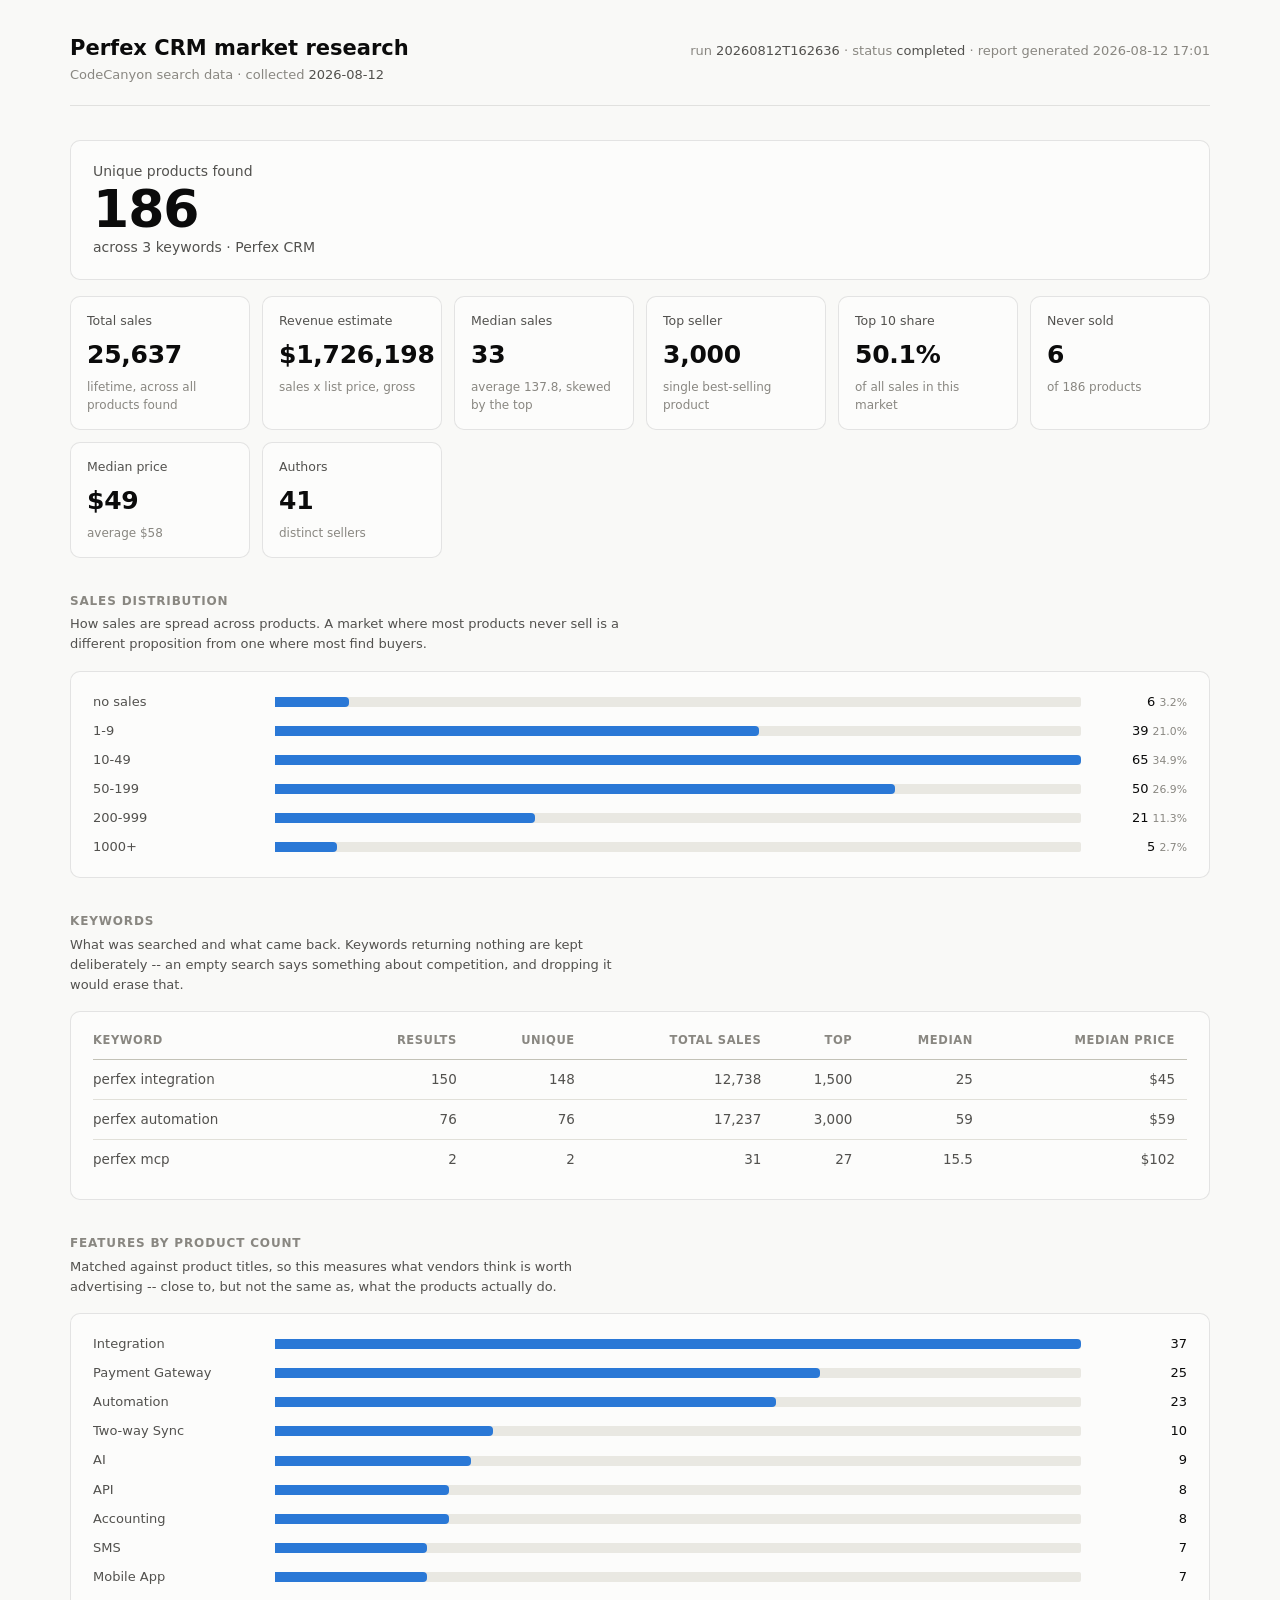
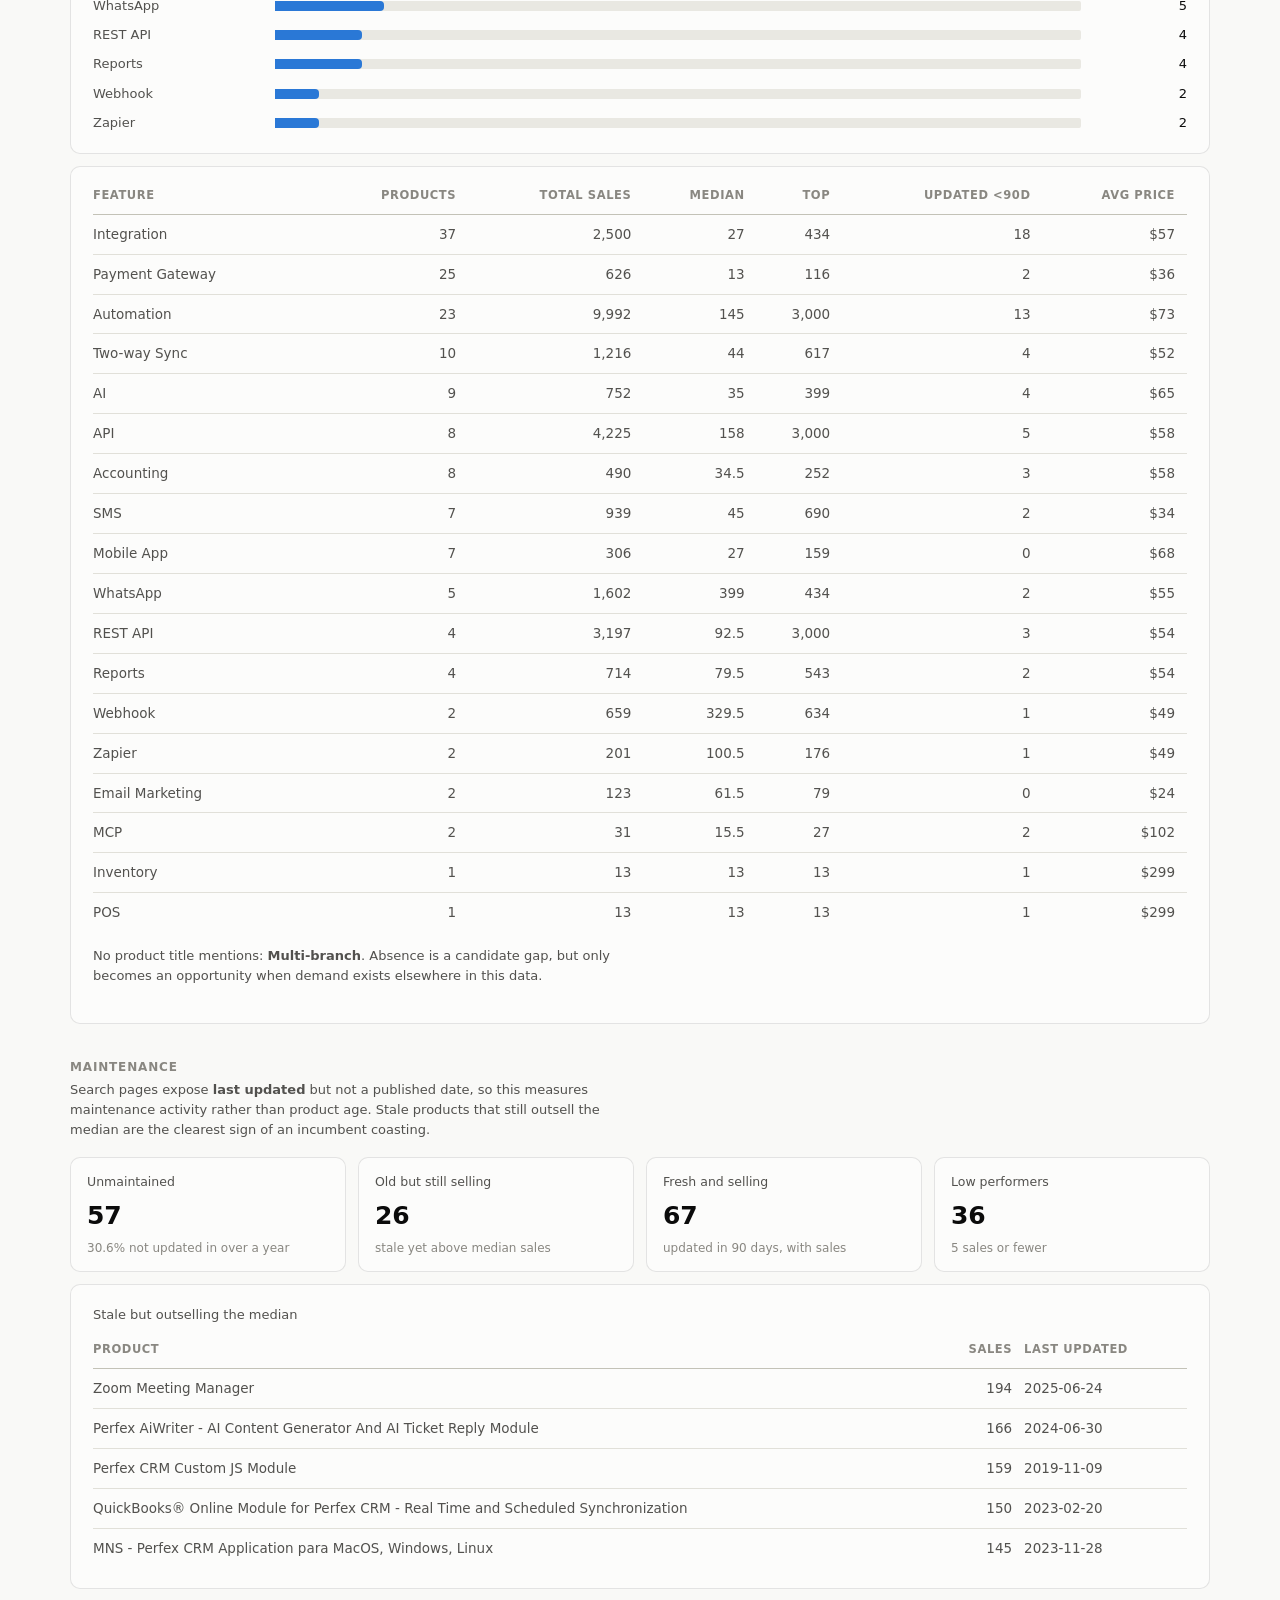
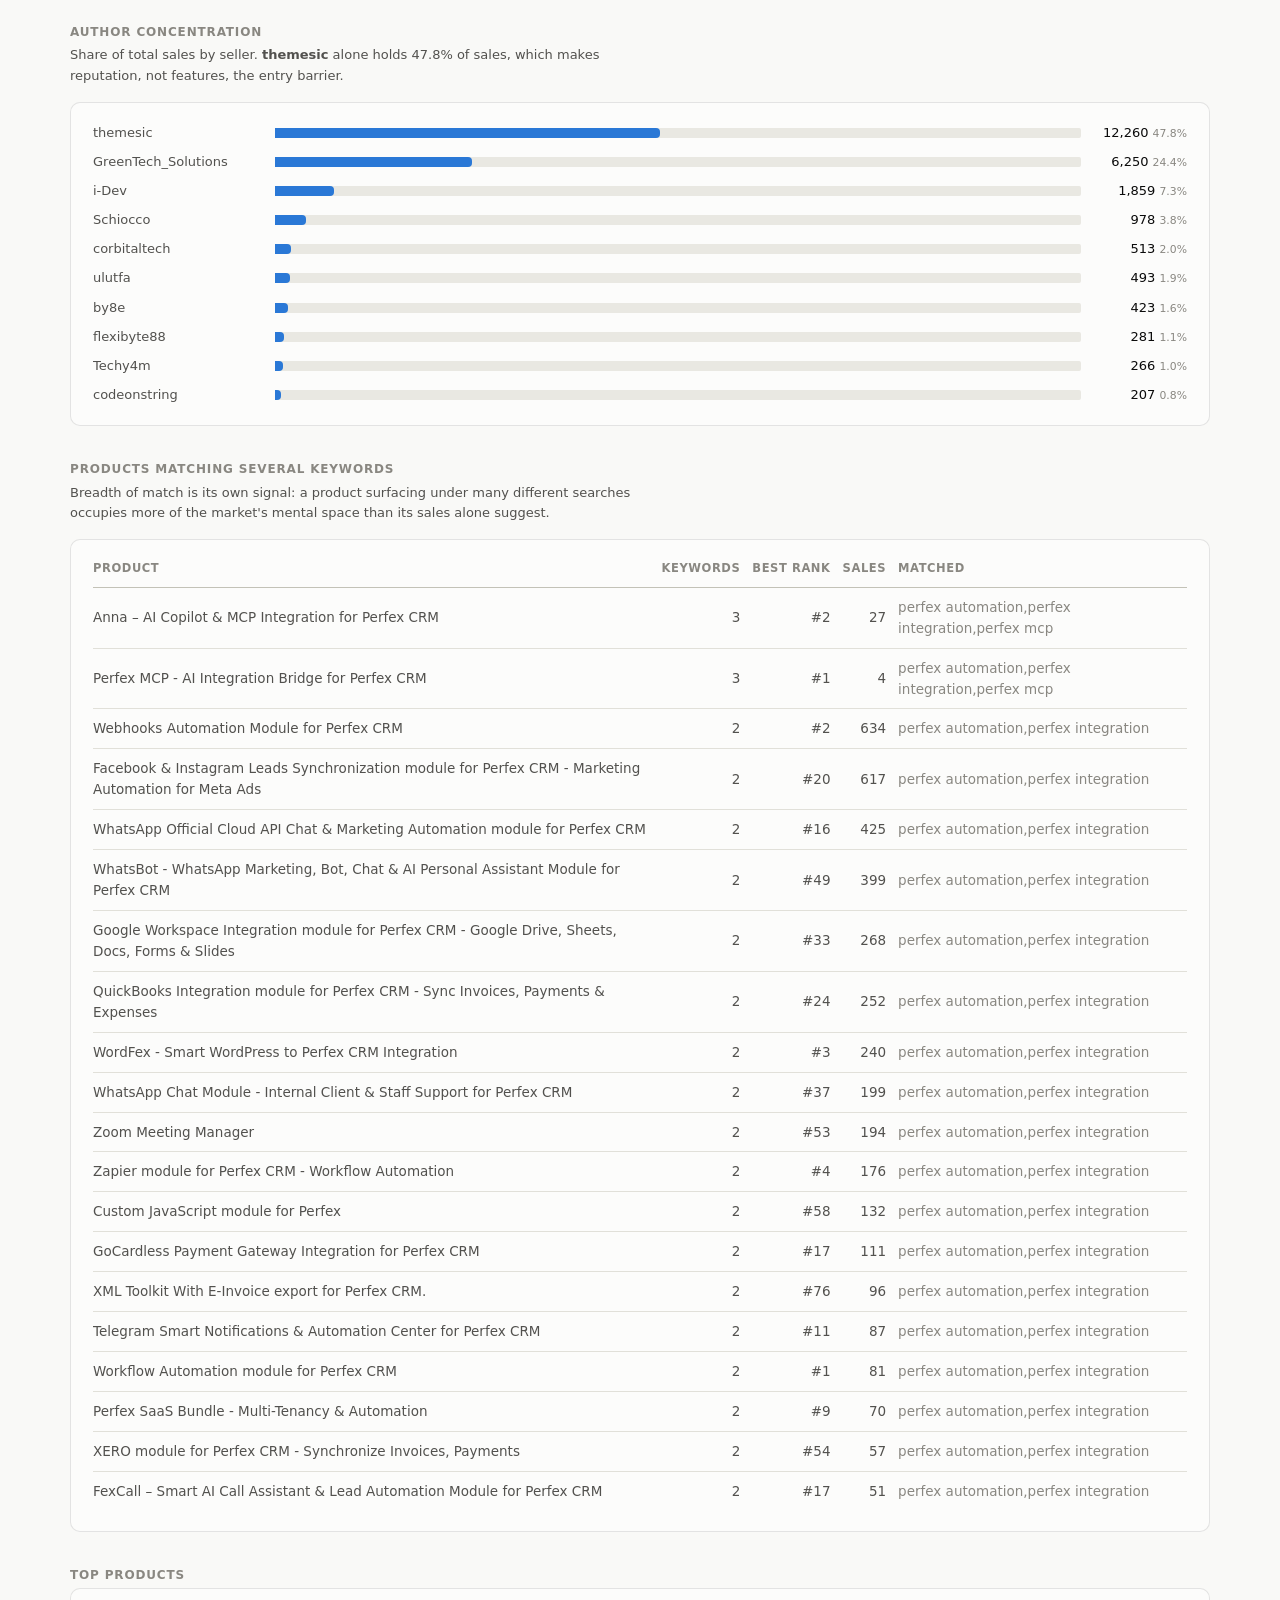
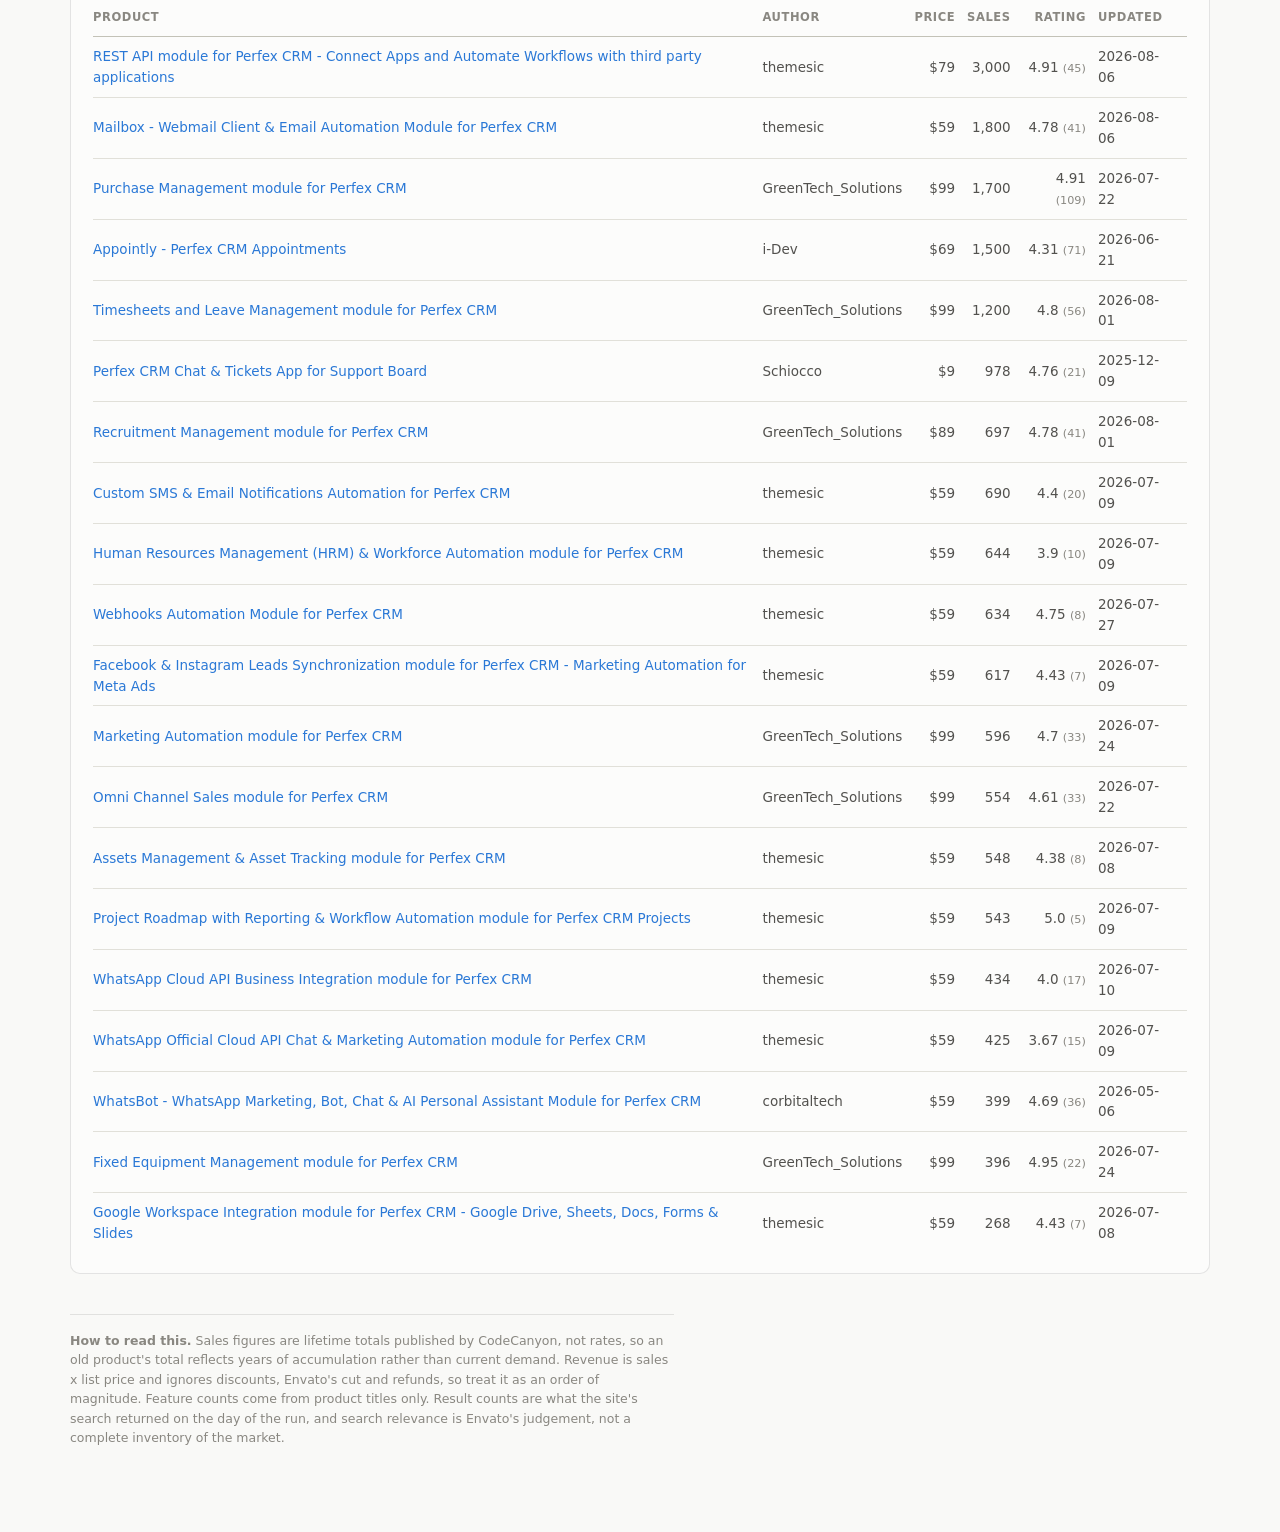
<file: research/reports/20260812T162636.html>
<!doctype html>
<html lang="en" class="viz-root">
<head>
<meta charset="utf-8">
<meta name="viewport" content="width=device-width, initial-scale=1">
<title>Perfex CRM market research - 20260812T162636</title>
<style>/* Shared styling for the dashboard and the standalone run report.
   report.py inlines this file so an exported report is self-contained. */

.viz-root {
  color-scheme: light;
  --surface-1: #fcfcfb;
  --plane: #f9f9f7;
  --text-primary: #0b0b0b;
  --text-secondary: #52514e;
  --text-muted: #898781;
  --gridline: #e1e0d9;
  --baseline: #c3c2b7;
  --border: rgba(11, 11, 11, 0.10);
  --series-1: #2a78d6;
  --track: #e9e8e2;
  --good: #0ca30c;
  --warning: #fab219;
  --critical: #d03b3b;
}

@media (prefers-color-scheme: dark) {
  :root:where(:not([data-theme="light"])) .viz-root {
    color-scheme: dark;
    --surface-1: #1a1a19;
    --plane: #0d0d0d;
    --text-primary: #ffffff;
    --text-secondary: #c3c2b7;
    --text-muted: #898781;
    --gridline: #2c2c2a;
    --baseline: #383835;
    --border: rgba(255, 255, 255, 0.10);
    --series-1: #3987e5;
    --track: #2c2c2a;
  }
}

:root[data-theme="dark"] .viz-root {
  color-scheme: dark;
  --surface-1: #1a1a19;
  --plane: #0d0d0d;
  --text-primary: #ffffff;
  --text-secondary: #c3c2b7;
  --text-muted: #898781;
  --gridline: #2c2c2a;
  --baseline: #383835;
  --border: rgba(255, 255, 255, 0.10);
  --series-1: #3987e5;
  --track: #2c2c2a;
}

* { box-sizing: border-box; }

body {
  margin: 0;
  background: var(--plane);
  color: var(--text-primary);
  font: 15px/1.55 system-ui, -apple-system, "Segoe UI", sans-serif;
}

.wrap {
  max-width: 1180px;
  margin: 0 auto;
  padding: 32px 20px 72px;
}

/* ------------------------------------------------------------- structure */

header.page {
  display: flex;
  flex-wrap: wrap;
  gap: 12px 24px;
  align-items: baseline;
  justify-content: space-between;
  padding-bottom: 20px;
  border-bottom: 1px solid var(--border);
  margin-bottom: 28px;
}

header.page h1 { font-size: 21px; font-weight: 600; margin: 0; }

.meta { color: var(--text-muted); font-size: 13px; }
.meta b { color: var(--text-secondary); font-weight: 500; }

section { margin-top: 34px; }

h2 {
  font-size: 12px;
  font-weight: 600;
  letter-spacing: 0.07em;
  text-transform: uppercase;
  color: var(--text-muted);
  margin: 0 0 4px;
}

.sub {
  color: var(--text-secondary);
  font-size: 13px;
  margin: 0 0 16px;
  max-width: 68ch;
}

.card {
  background: var(--surface-1);
  border: 1px solid var(--border);
  border-radius: 10px;
  padding: 20px 22px;
}

/* ------------------------------------------------------------- hero/tiles */

.hero .value {
  font-size: 52px;
  line-height: 1.05;
  font-weight: 600;
  letter-spacing: -0.02em;
}

.hero .label { color: var(--text-secondary); font-size: 14px; }

.tiles {
  display: grid;
  grid-template-columns: repeat(auto-fit, minmax(158px, 1fr));
  gap: 12px;
  margin-top: 16px;
}

.tile {
  background: var(--surface-1);
  border: 1px solid var(--border);
  border-radius: 10px;
  padding: 14px 16px;
}

.tile .label {
  color: var(--text-secondary);
  font-size: 12.5px;
  margin-bottom: 6px;
}

.tile .value { font-size: 25px; font-weight: 600; letter-spacing: -0.01em; }
.tile .note { color: var(--text-muted); font-size: 12px; margin-top: 3px; }

/* ------------------------------------------------------------------ bars */

.bars { display: flex; flex-direction: column; gap: 9px; }

.bar-row {
  display: grid;
  grid-template-columns: minmax(96px, 168px) 1fr auto;
  align-items: center;
  gap: 14px;
}

.bar-row .name {
  color: var(--text-secondary);
  font-size: 13px;
  overflow: hidden;
  text-overflow: ellipsis;
  white-space: nowrap;
}

.bar-track {
  background: var(--track);
  border-radius: 2px;
  height: 10px;
  overflow: visible;
}

.bar-fill {
  background: var(--series-1);
  height: 10px;
  border-radius: 0 4px 4px 0;   /* 4px rounded data-end, square at baseline */
  min-width: 2px;
}

.bar-row .val {
  font-variant-numeric: tabular-nums;
  font-size: 13px;
  color: var(--text-primary);
  min-width: 92px;
  text-align: right;
}

.bar-row .val small { color: var(--text-muted); }

/* ---------------------------------------------------------------- tables */

.scroll { overflow-x: auto; }

table {
  width: 100%;
  border-collapse: collapse;
  font-size: 13.5px;
}

th {
  text-align: left;
  font-weight: 600;
  font-size: 11.5px;
  letter-spacing: 0.05em;
  text-transform: uppercase;
  color: var(--text-muted);
  padding: 0 12px 9px 0;
  border-bottom: 1px solid var(--baseline);
  white-space: nowrap;
}

th.num, td.num { text-align: right; font-variant-numeric: tabular-nums; }

td {
  padding: 9px 12px 9px 0;
  border-bottom: 1px solid var(--gridline);
  color: var(--text-secondary);
}

td.strong { color: var(--text-primary); }
tr:last-child td { border-bottom: none; }

a { color: var(--series-1); text-decoration: none; }
a:hover { text-decoration: underline; }

.badge {
  display: inline-block;
  font-size: 11px;
  padding: 1px 7px;
  border-radius: 20px;
  border: 1px solid var(--border);
  color: var(--text-secondary);
}

.badge.zero { color: var(--critical); border-color: var(--critical); }
.badge.fresh { color: var(--good); border-color: var(--good); }

.muted { color: var(--text-muted); }

/* Page-level methodology note. Deliberately not called .note -- that class
   belongs to the stat tiles, and sharing it put a stray rule under every
   tile value. */
.footnote {
  color: var(--text-muted);
  font-size: 12.5px;
  border-top: 1px solid var(--border);
  margin-top: 40px;
  padding-top: 16px;
  max-width: 76ch;
}

/* ------------------------------------------------------------- dashboard */

.controls {
  display: flex;
  flex-wrap: wrap;
  gap: 10px;
  align-items: center;
  margin-bottom: 26px;
}

select, input[type="search"], button {
  font: inherit;
  font-size: 13.5px;
  color: var(--text-primary);
  background: var(--surface-1);
  border: 1px solid var(--border);
  border-radius: 7px;
  padding: 7px 11px;
}

input[type="search"] { min-width: 240px; }

button { cursor: pointer; }
button:hover { border-color: var(--baseline); }
button[disabled] { opacity: 0.5; cursor: default; }

.tabs { display: flex; gap: 4px; margin: 24px 0 18px; flex-wrap: wrap; }

.tabs button {
  background: transparent;
  border: 1px solid transparent;
  color: var(--text-secondary);
  border-radius: 7px;
}

.tabs button[aria-selected="true"] {
  background: var(--surface-1);
  border-color: var(--border);
  color: var(--text-primary);
}

th.sortable { cursor: pointer; user-select: none; }
th.sortable:hover { color: var(--text-secondary); }
th .arrow { opacity: 0.55; }

#log {
  font-family: ui-monospace, "Cascadia Code", Consolas, monospace;
  font-size: 12px;
  line-height: 1.5;
  color: var(--text-secondary);
  background: var(--surface-1);
  border: 1px solid var(--border);
  border-radius: 10px;
  padding: 14px 16px;
  max-height: 320px;
  overflow-y: auto;
  white-space: pre-wrap;
}

.hidden { display: none !important; }
</style>
</head>
<body class="viz-root">
<div class="wrap">
  <header class="page">
    <div>
      <h1>Perfex CRM market research</h1>
      <div class="meta">CodeCanyon search data &middot; collected
        <b>2026-08-12</b></div>
    </div>
    <div class="meta">
      run <b>20260812T162636</b> &middot;
      status <b>completed</b> &middot;
      report generated 2026-08-12 17:01
    </div>
  </header>

  
<section>
  <div class="card hero">
    <div class="label">Unique products found</div>
    <div class="value">186</div>
    <div class="label">across 3 keywords
      &middot; Perfex CRM</div>
  </div>
  <div class="tiles"><div class="tile"><div class="label">Total sales</div><div class="value">25,637</div><div class="note">lifetime, across all products found</div></div><div class="tile"><div class="label">Revenue estimate</div><div class="value">$1,726,198</div><div class="note">sales x list price, gross</div></div><div class="tile"><div class="label">Median sales</div><div class="value">33</div><div class="note">average 137.8, skewed by the top</div></div><div class="tile"><div class="label">Top seller</div><div class="value">3,000</div><div class="note">single best-selling product</div></div><div class="tile"><div class="label">Top 10 share</div><div class="value">50.1%</div><div class="note">of all sales in this market</div></div><div class="tile"><div class="label">Never sold</div><div class="value">6</div><div class="note">of 186 products</div></div><div class="tile"><div class="label">Median price</div><div class="value">$49</div><div class="note">average $58</div></div><div class="tile"><div class="label">Authors</div><div class="value">41</div><div class="note">distinct sellers</div></div></div>
</section>
  
<section>
  <h2>Sales distribution</h2>
  <p class="sub">How sales are spread across products. A market where most
    products never sell is a different proposition from one where most find
    buyers.</p>
  <div class="card"><div class="bars"><div class="bar-row"><div class="name" title="no sales">no sales</div><div class="bar-track"><div class="bar-fill" style="width:9.2%"></div></div><div class="val">6 <small>3.2%</small></div></div><div class="bar-row"><div class="name" title="1-9">1-9</div><div class="bar-track"><div class="bar-fill" style="width:60.0%"></div></div><div class="val">39 <small>21.0%</small></div></div><div class="bar-row"><div class="name" title="10-49">10-49</div><div class="bar-track"><div class="bar-fill" style="width:100.0%"></div></div><div class="val">65 <small>34.9%</small></div></div><div class="bar-row"><div class="name" title="50-199">50-199</div><div class="bar-track"><div class="bar-fill" style="width:76.9%"></div></div><div class="val">50 <small>26.9%</small></div></div><div class="bar-row"><div class="name" title="200-999">200-999</div><div class="bar-track"><div class="bar-fill" style="width:32.3%"></div></div><div class="val">21 <small>11.3%</small></div></div><div class="bar-row"><div class="name" title="1000+">1000+</div><div class="bar-track"><div class="bar-fill" style="width:7.7%"></div></div><div class="val">5 <small>2.7%</small></div></div></div></div>
</section>
  
<section>
  <h2>Keywords</h2>
  <p class="sub">What was searched and what came back. Keywords returning
    nothing are kept deliberately -- an empty search says something about
    competition, and dropping it would erase that.</p>
  <div class="card"><div class="scroll"><table><thead><tr><th class="">Keyword</th><th class="num">Results</th><th class="num">Unique</th><th class="num">Total sales</th><th class="num">Top</th><th class="num">Median</th><th class="num">Median price</th></tr></thead><tbody><tr><td class=""><span class="strong">perfex integration</span> </td><td class="num">150</td><td class="num">148</td><td class="num">12,738</td><td class="num">1,500</td><td class="num">25</td><td class="num">$45</td></tr><tr><td class=""><span class="strong">perfex automation</span> </td><td class="num">76</td><td class="num">76</td><td class="num">17,237</td><td class="num">3,000</td><td class="num">59</td><td class="num">$59</td></tr><tr><td class=""><span class="strong">perfex mcp</span> </td><td class="num">2</td><td class="num">2</td><td class="num">31</td><td class="num">27</td><td class="num">15.5</td><td class="num">$102</td></tr></tbody></table></div></div>
</section>
  
<section>
  <h2>Features by product count</h2>
  <p class="sub">Matched against product titles, so this measures what
    vendors think is worth advertising -- close to, but not the same as,
    what the products actually do.</p>
  <div class="card"><div class="bars"><div class="bar-row"><div class="name" title="Integration">Integration</div><div class="bar-track"><div class="bar-fill" style="width:100.0%"></div></div><div class="val">37</div></div><div class="bar-row"><div class="name" title="Payment Gateway">Payment Gateway</div><div class="bar-track"><div class="bar-fill" style="width:67.6%"></div></div><div class="val">25</div></div><div class="bar-row"><div class="name" title="Automation">Automation</div><div class="bar-track"><div class="bar-fill" style="width:62.2%"></div></div><div class="val">23</div></div><div class="bar-row"><div class="name" title="Two-way Sync">Two-way Sync</div><div class="bar-track"><div class="bar-fill" style="width:27.0%"></div></div><div class="val">10</div></div><div class="bar-row"><div class="name" title="AI">AI</div><div class="bar-track"><div class="bar-fill" style="width:24.3%"></div></div><div class="val">9</div></div><div class="bar-row"><div class="name" title="API">API</div><div class="bar-track"><div class="bar-fill" style="width:21.6%"></div></div><div class="val">8</div></div><div class="bar-row"><div class="name" title="Accounting">Accounting</div><div class="bar-track"><div class="bar-fill" style="width:21.6%"></div></div><div class="val">8</div></div><div class="bar-row"><div class="name" title="SMS">SMS</div><div class="bar-track"><div class="bar-fill" style="width:18.9%"></div></div><div class="val">7</div></div><div class="bar-row"><div class="name" title="Mobile App">Mobile App</div><div class="bar-track"><div class="bar-fill" style="width:18.9%"></div></div><div class="val">7</div></div><div class="bar-row"><div class="name" title="WhatsApp">WhatsApp</div><div class="bar-track"><div class="bar-fill" style="width:13.5%"></div></div><div class="val">5</div></div><div class="bar-row"><div class="name" title="REST API">REST API</div><div class="bar-track"><div class="bar-fill" style="width:10.8%"></div></div><div class="val">4</div></div><div class="bar-row"><div class="name" title="Reports">Reports</div><div class="bar-track"><div class="bar-fill" style="width:10.8%"></div></div><div class="val">4</div></div><div class="bar-row"><div class="name" title="Webhook">Webhook</div><div class="bar-track"><div class="bar-fill" style="width:5.4%"></div></div><div class="val">2</div></div><div class="bar-row"><div class="name" title="Zapier">Zapier</div><div class="bar-track"><div class="bar-fill" style="width:5.4%"></div></div><div class="val">2</div></div></div></div>
  <div class="card" style="margin-top:12px"><div class="scroll"><table><thead><tr><th class="">Feature</th><th class="num">Products</th><th class="num">Total sales</th><th class="num">Median</th><th class="num">Top</th><th class="num">Updated &lt;90d</th><th class="num">Avg price</th></tr></thead><tbody><tr><td class=""><span class="strong">Integration</span></td><td class="num">37</td><td class="num">2,500</td><td class="num">27</td><td class="num">434</td><td class="num">18</td><td class="num">$57</td></tr><tr><td class=""><span class="strong">Payment Gateway</span></td><td class="num">25</td><td class="num">626</td><td class="num">13</td><td class="num">116</td><td class="num">2</td><td class="num">$36</td></tr><tr><td class=""><span class="strong">Automation</span></td><td class="num">23</td><td class="num">9,992</td><td class="num">145</td><td class="num">3,000</td><td class="num">13</td><td class="num">$73</td></tr><tr><td class=""><span class="strong">Two-way Sync</span></td><td class="num">10</td><td class="num">1,216</td><td class="num">44</td><td class="num">617</td><td class="num">4</td><td class="num">$52</td></tr><tr><td class=""><span class="strong">AI</span></td><td class="num">9</td><td class="num">752</td><td class="num">35</td><td class="num">399</td><td class="num">4</td><td class="num">$65</td></tr><tr><td class=""><span class="strong">API</span></td><td class="num">8</td><td class="num">4,225</td><td class="num">158</td><td class="num">3,000</td><td class="num">5</td><td class="num">$58</td></tr><tr><td class=""><span class="strong">Accounting</span></td><td class="num">8</td><td class="num">490</td><td class="num">34.5</td><td class="num">252</td><td class="num">3</td><td class="num">$58</td></tr><tr><td class=""><span class="strong">SMS</span></td><td class="num">7</td><td class="num">939</td><td class="num">45</td><td class="num">690</td><td class="num">2</td><td class="num">$34</td></tr><tr><td class=""><span class="strong">Mobile App</span></td><td class="num">7</td><td class="num">306</td><td class="num">27</td><td class="num">159</td><td class="num">0</td><td class="num">$68</td></tr><tr><td class=""><span class="strong">WhatsApp</span></td><td class="num">5</td><td class="num">1,602</td><td class="num">399</td><td class="num">434</td><td class="num">2</td><td class="num">$55</td></tr><tr><td class=""><span class="strong">REST API</span></td><td class="num">4</td><td class="num">3,197</td><td class="num">92.5</td><td class="num">3,000</td><td class="num">3</td><td class="num">$54</td></tr><tr><td class=""><span class="strong">Reports</span></td><td class="num">4</td><td class="num">714</td><td class="num">79.5</td><td class="num">543</td><td class="num">2</td><td class="num">$54</td></tr><tr><td class=""><span class="strong">Webhook</span></td><td class="num">2</td><td class="num">659</td><td class="num">329.5</td><td class="num">634</td><td class="num">1</td><td class="num">$49</td></tr><tr><td class=""><span class="strong">Zapier</span></td><td class="num">2</td><td class="num">201</td><td class="num">100.5</td><td class="num">176</td><td class="num">1</td><td class="num">$49</td></tr><tr><td class=""><span class="strong">Email Marketing</span></td><td class="num">2</td><td class="num">123</td><td class="num">61.5</td><td class="num">79</td><td class="num">0</td><td class="num">$24</td></tr><tr><td class=""><span class="strong">MCP</span></td><td class="num">2</td><td class="num">31</td><td class="num">15.5</td><td class="num">27</td><td class="num">2</td><td class="num">$102</td></tr><tr><td class=""><span class="strong">Inventory</span></td><td class="num">1</td><td class="num">13</td><td class="num">13</td><td class="num">13</td><td class="num">1</td><td class="num">$299</td></tr><tr><td class=""><span class="strong">POS</span></td><td class="num">1</td><td class="num">13</td><td class="num">13</td><td class="num">13</td><td class="num">1</td><td class="num">$299</td></tr></tbody></table></div><p class="sub" style="margin-top:14px">No product title mentions: <b>Multi-branch</b>. Absence is a candidate gap, but only becomes an opportunity when demand exists elsewhere in this data.</p></div>
</section>
  
<section>
  <h2>Maintenance</h2>
  <p class="sub">Search pages expose <b>last updated</b> but not a published
    date, so this measures maintenance activity rather than product age.
    Stale products that still outsell the median are the clearest sign of an
    incumbent coasting.</p>
  <div class="tiles"><div class="tile"><div class="label">Unmaintained</div><div class="value">57</div><div class="note">30.6% not updated in over a year</div></div><div class="tile"><div class="label">Old but still selling</div><div class="value">26</div><div class="note">stale yet above median sales</div></div><div class="tile"><div class="label">Fresh and selling</div><div class="value">67</div><div class="note">updated in 90 days, with sales</div></div><div class="tile"><div class="label">Low performers</div><div class="value">36</div><div class="note">5 sales or fewer</div></div></div>
  <div class="card" style="margin-top:12px">
    <p class="sub">Stale but outselling the median</p>
    <div class="scroll"><table><thead><tr><th class="">Product</th><th class="num">Sales</th><th class="">Last updated</th></tr></thead><tbody><tr><td class="">Zoom Meeting Manager</td><td class="num">194</td><td class="">2025-06-24</td></tr><tr><td class="">Perfex AiWriter - AI Content Generator And AI Ticket Reply Module</td><td class="num">166</td><td class="">2024-06-30</td></tr><tr><td class="">Perfex CRM Custom JS Module</td><td class="num">159</td><td class="">2019-11-09</td></tr><tr><td class="">QuickBooks® Online Module for Perfex CRM - Real Time and Scheduled Synchronization</td><td class="num">150</td><td class="">2023-02-20</td></tr><tr><td class="">MNS - Perfex CRM Application para MacOS, Windows, Linux</td><td class="num">145</td><td class="">2023-11-28</td></tr></tbody></table></div>
  </div>
</section>
  
<section>
  <h2>Author concentration</h2>
  <p class="sub">Share of total sales by seller. <b>themesic</b> alone holds 47.8% of sales, which makes reputation, not features, the entry barrier.</p>
  <div class="card"><div class="bars"><div class="bar-row"><div class="name" title="themesic">themesic</div><div class="bar-track"><div class="bar-fill" style="width:47.8%"></div></div><div class="val">12,260 <small>47.8%</small></div></div><div class="bar-row"><div class="name" title="GreenTech_Solutions">GreenTech_Solutions</div><div class="bar-track"><div class="bar-fill" style="width:24.4%"></div></div><div class="val">6,250 <small>24.4%</small></div></div><div class="bar-row"><div class="name" title="i-Dev">i-Dev</div><div class="bar-track"><div class="bar-fill" style="width:7.3%"></div></div><div class="val">1,859 <small>7.3%</small></div></div><div class="bar-row"><div class="name" title="Schiocco">Schiocco</div><div class="bar-track"><div class="bar-fill" style="width:3.8%"></div></div><div class="val">978 <small>3.8%</small></div></div><div class="bar-row"><div class="name" title="corbitaltech">corbitaltech</div><div class="bar-track"><div class="bar-fill" style="width:2.0%"></div></div><div class="val">513 <small>2.0%</small></div></div><div class="bar-row"><div class="name" title="ulutfa">ulutfa</div><div class="bar-track"><div class="bar-fill" style="width:1.9%"></div></div><div class="val">493 <small>1.9%</small></div></div><div class="bar-row"><div class="name" title="by8e">by8e</div><div class="bar-track"><div class="bar-fill" style="width:1.6%"></div></div><div class="val">423 <small>1.6%</small></div></div><div class="bar-row"><div class="name" title="flexibyte88">flexibyte88</div><div class="bar-track"><div class="bar-fill" style="width:1.1%"></div></div><div class="val">281 <small>1.1%</small></div></div><div class="bar-row"><div class="name" title="Techy4m">Techy4m</div><div class="bar-track"><div class="bar-fill" style="width:1.0%"></div></div><div class="val">266 <small>1.0%</small></div></div><div class="bar-row"><div class="name" title="codeonstring">codeonstring</div><div class="bar-track"><div class="bar-fill" style="width:0.8%"></div></div><div class="val">207 <small>0.8%</small></div></div></div></div>
</section>
  
<section>
  <h2>Products matching several keywords</h2>
  <p class="sub">Breadth of match is its own signal: a product surfacing
    under many different searches occupies more of the market's mental
    space than its sales alone suggest.</p>
  <div class="card"><div class="scroll"><table><thead><tr><th class="">Product</th><th class="num">Keywords</th><th class="num">Best rank</th><th class="num">Sales</th><th class="">Matched</th></tr></thead><tbody><tr><td class="">Anna – AI Copilot &amp; MCP Integration for Perfex CRM</td><td class="num">3</td><td class="num">#2</td><td class="num">27</td><td class=""><span class="muted">perfex automation,perfex integration,perfex mcp</span></td></tr><tr><td class="">Perfex MCP - AI Integration Bridge for Perfex CRM</td><td class="num">3</td><td class="num">#1</td><td class="num">4</td><td class=""><span class="muted">perfex automation,perfex integration,perfex mcp</span></td></tr><tr><td class="">Webhooks Automation Module for Perfex CRM</td><td class="num">2</td><td class="num">#2</td><td class="num">634</td><td class=""><span class="muted">perfex automation,perfex integration</span></td></tr><tr><td class="">Facebook &amp; Instagram Leads Synchronization module for Perfex CRM - Marketing Automation for Meta Ads</td><td class="num">2</td><td class="num">#20</td><td class="num">617</td><td class=""><span class="muted">perfex automation,perfex integration</span></td></tr><tr><td class="">WhatsApp Official Cloud API Chat &amp; Marketing Automation module for Perfex CRM</td><td class="num">2</td><td class="num">#16</td><td class="num">425</td><td class=""><span class="muted">perfex automation,perfex integration</span></td></tr><tr><td class="">WhatsBot - WhatsApp Marketing, Bot, Chat &amp; AI Personal Assistant Module for Perfex CRM</td><td class="num">2</td><td class="num">#49</td><td class="num">399</td><td class=""><span class="muted">perfex automation,perfex integration</span></td></tr><tr><td class="">Google Workspace Integration module for Perfex CRM - Google Drive, Sheets, Docs, Forms &amp; Slides</td><td class="num">2</td><td class="num">#33</td><td class="num">268</td><td class=""><span class="muted">perfex automation,perfex integration</span></td></tr><tr><td class="">QuickBooks Integration module for Perfex CRM - Sync Invoices, Payments &amp; Expenses</td><td class="num">2</td><td class="num">#24</td><td class="num">252</td><td class=""><span class="muted">perfex automation,perfex integration</span></td></tr><tr><td class="">WordFex - Smart WordPress to Perfex CRM Integration</td><td class="num">2</td><td class="num">#3</td><td class="num">240</td><td class=""><span class="muted">perfex automation,perfex integration</span></td></tr><tr><td class="">WhatsApp Chat Module - Internal Client &amp; Staff Support for Perfex CRM</td><td class="num">2</td><td class="num">#37</td><td class="num">199</td><td class=""><span class="muted">perfex automation,perfex integration</span></td></tr><tr><td class="">Zoom Meeting Manager</td><td class="num">2</td><td class="num">#53</td><td class="num">194</td><td class=""><span class="muted">perfex automation,perfex integration</span></td></tr><tr><td class="">Zapier module for Perfex CRM - Workflow Automation</td><td class="num">2</td><td class="num">#4</td><td class="num">176</td><td class=""><span class="muted">perfex automation,perfex integration</span></td></tr><tr><td class="">Custom JavaScript module for Perfex</td><td class="num">2</td><td class="num">#58</td><td class="num">132</td><td class=""><span class="muted">perfex automation,perfex integration</span></td></tr><tr><td class="">GoCardless Payment Gateway Integration for Perfex CRM</td><td class="num">2</td><td class="num">#17</td><td class="num">111</td><td class=""><span class="muted">perfex automation,perfex integration</span></td></tr><tr><td class="">XML Toolkit With E-Invoice export for Perfex CRM.</td><td class="num">2</td><td class="num">#76</td><td class="num">96</td><td class=""><span class="muted">perfex automation,perfex integration</span></td></tr><tr><td class="">Telegram Smart Notifications &amp; Automation Center for Perfex CRM</td><td class="num">2</td><td class="num">#11</td><td class="num">87</td><td class=""><span class="muted">perfex automation,perfex integration</span></td></tr><tr><td class="">Workflow Automation module for Perfex CRM</td><td class="num">2</td><td class="num">#1</td><td class="num">81</td><td class=""><span class="muted">perfex automation,perfex integration</span></td></tr><tr><td class="">Perfex SaaS Bundle - Multi-Tenancy &amp; Automation</td><td class="num">2</td><td class="num">#9</td><td class="num">70</td><td class=""><span class="muted">perfex automation,perfex integration</span></td></tr><tr><td class="">XERO module for Perfex CRM - Synchronize Invoices, Payments</td><td class="num">2</td><td class="num">#54</td><td class="num">57</td><td class=""><span class="muted">perfex automation,perfex integration</span></td></tr><tr><td class="">FexCall – Smart AI Call Assistant &amp; Lead Automation Module for Perfex CRM</td><td class="num">2</td><td class="num">#17</td><td class="num">51</td><td class=""><span class="muted">perfex automation,perfex integration</span></td></tr></tbody></table></div></div>
</section>
  
<section>
  <h2>Top products</h2>
  <div class="card"><div class="scroll"><table><thead><tr><th class="">Product</th><th class="">Author</th><th class="num">Price</th><th class="num">Sales</th><th class="num">Rating</th><th class="">Updated</th></tr></thead><tbody><tr><td class=""><a href="https://codecanyon.net/item/rest-api-for-perfex-crm/25278359">REST API module for Perfex CRM - Connect Apps and Automate Workflows with third party applications</a></td><td class="">themesic</td><td class="num">$79</td><td class="num">3,000</td><td class="num">4.91 <small class="muted">(45)</small></td><td class="">2026-08-06</td></tr><tr><td class=""><a href="https://codecanyon.net/item/mailbox-webmail-client-for-perfex-crm/25308081">Mailbox - Webmail Client &amp; Email Automation Module for Perfex CRM</a></td><td class="">themesic</td><td class="num">$59</td><td class="num">1,800</td><td class="num">4.78 <small class="muted">(41)</small></td><td class="">2026-08-06</td></tr><tr><td class=""><a href="https://codecanyon.net/item/purchase-management-for-perfex-crm/27462292">Purchase Management module for Perfex CRM</a></td><td class="">GreenTech_Solutions</td><td class="num">$99</td><td class="num">1,700</td><td class="num">4.91 <small class="muted">(109)</small></td><td class="">2026-07-22</td></tr><tr><td class=""><a href="https://codecanyon.net/item/appointly-perfex-crm-appointments/25459077">Appointly - Perfex CRM Appointments</a></td><td class="">i-Dev</td><td class="num">$69</td><td class="num">1,500</td><td class="num">4.31 <small class="muted">(71)</small></td><td class="">2026-06-21</td></tr><tr><td class=""><a href="https://codecanyon.net/item/timesheets-and-leave-management-for-perfex-crm/28622550">Timesheets and Leave Management module for Perfex CRM</a></td><td class="">GreenTech_Solutions</td><td class="num">$99</td><td class="num">1,200</td><td class="num">4.8 <small class="muted">(56)</small></td><td class="">2026-08-01</td></tr><tr><td class=""><a href="https://codecanyon.net/item/perfex-crm-chat-tickets-app-for-support-board/29799509">Perfex CRM Chat &amp; Tickets App for Support Board</a></td><td class="">Schiocco</td><td class="num">$9</td><td class="num">978</td><td class="num">4.76 <small class="muted">(21)</small></td><td class="">2025-12-09</td></tr><tr><td class=""><a href="https://codecanyon.net/item/recruitment-management-for-perfex-crm/27260667">Recruitment Management module for Perfex CRM</a></td><td class="">GreenTech_Solutions</td><td class="num">$89</td><td class="num">697</td><td class="num">4.78 <small class="muted">(41)</small></td><td class="">2026-08-01</td></tr><tr><td class=""><a href="https://codecanyon.net/item/custom-sms-email-notifications-for-pefex/24851275">Custom SMS &amp; Email Notifications Automation for Perfex CRM</a></td><td class="">themesic</td><td class="num">$59</td><td class="num">690</td><td class="num">4.4 <small class="muted">(20)</small></td><td class="">2026-07-09</td></tr><tr><td class=""><a href="https://codecanyon.net/item/human-resources-management-hr-module-for-perfex-crm/26620578">Human Resources Management (HRM) &amp; Workforce Automation module for Perfex CRM</a></td><td class="">themesic</td><td class="num">$59</td><td class="num">644</td><td class="num">3.9 <small class="muted">(10)</small></td><td class="">2026-07-09</td></tr><tr><td class=""><a href="https://codecanyon.net/item/webhooks-module-for-perfex-crm/38350010">Webhooks Automation Module for Perfex CRM</a></td><td class="">themesic</td><td class="num">$59</td><td class="num">634</td><td class="num">4.75 <small class="muted">(8)</small></td><td class="">2026-07-27</td></tr><tr><td class=""><a href="https://codecanyon.net/item/facebook-leads-integration-sync-module-for-perfex-crm/25623248">Facebook &amp; Instagram Leads Synchronization module for Perfex CRM - Marketing Automation for Meta Ads</a></td><td class="">themesic</td><td class="num">$59</td><td class="num">617</td><td class="num">4.43 <small class="muted">(7)</small></td><td class="">2026-07-09</td></tr><tr><td class=""><a href="https://codecanyon.net/item/marketing-automation-module-for-perfex-crm/39897941">Marketing Automation module for Perfex CRM</a></td><td class="">GreenTech_Solutions</td><td class="num">$99</td><td class="num">596</td><td class="num">4.7 <small class="muted">(33)</small></td><td class="">2026-07-24</td></tr><tr><td class=""><a href="https://codecanyon.net/item/omni-channel-sales-for-perfex-crm/28024258">Omni Channel Sales module for Perfex CRM</a></td><td class="">GreenTech_Solutions</td><td class="num">$99</td><td class="num">554</td><td class="num">4.61 <small class="muted">(33)</small></td><td class="">2026-07-22</td></tr><tr><td class=""><a href="https://codecanyon.net/item/assets-management-module-for-perfex-crm/25615418">Assets Management &amp; Asset Tracking module for Perfex CRM</a></td><td class="">themesic</td><td class="num">$59</td><td class="num">548</td><td class="num">4.38 <small class="muted">(8)</small></td><td class="">2026-07-08</td></tr><tr><td class=""><a href="https://codecanyon.net/item/project-roadmap-advanced-reporting-for-perfex-crm-projects/26761482">Project Roadmap with Reporting &amp; Workflow Automation module for Perfex CRM Projects</a></td><td class="">themesic</td><td class="num">$59</td><td class="num">543</td><td class="num">5.0 <small class="muted">(5)</small></td><td class="">2026-07-09</td></tr><tr><td class=""><a href="https://codecanyon.net/item/whatsapp-cloud-api-business-integration-module-for-perfex-crm/38690826">WhatsApp Cloud API Business Integration module for Perfex CRM</a></td><td class="">themesic</td><td class="num">$59</td><td class="num">434</td><td class="num">4.0 <small class="muted">(17)</small></td><td class="">2026-07-10</td></tr><tr><td class=""><a href="https://codecanyon.net/item/whatsapp-cloud-api-interaction-module-for-perfex-crm/52004114">WhatsApp Official Cloud API Chat &amp; Marketing Automation module for Perfex CRM</a></td><td class="">themesic</td><td class="num">$59</td><td class="num">425</td><td class="num">3.67 <small class="muted">(15)</small></td><td class="">2026-07-09</td></tr><tr><td class=""><a href="https://codecanyon.net/item/whatsbot-whatsapp-marketing-bot-chat-module-for-perfex-crm/53052338">WhatsBot - WhatsApp Marketing, Bot, Chat &amp; AI Personal Assistant Module for Perfex CRM</a></td><td class="">corbitaltech</td><td class="num">$59</td><td class="num">399</td><td class="num">4.69 <small class="muted">(36)</small></td><td class="">2026-05-06</td></tr><tr><td class=""><a href="https://codecanyon.net/item/fixed-equipment-management-for-perfex-crm/37327693">Fixed Equipment Management module for Perfex CRM</a></td><td class="">GreenTech_Solutions</td><td class="num">$99</td><td class="num">396</td><td class="num">4.95 <small class="muted">(22)</small></td><td class="">2026-07-24</td></tr><tr><td class=""><a href="https://codecanyon.net/item/google-sheets-module-for-perfex-crm-twoway-spreadsheets-synchronization/53297436">Google Workspace Integration module for Perfex CRM - Google Drive, Sheets, Docs, Forms &amp; Slides</a></td><td class="">themesic</td><td class="num">$59</td><td class="num">268</td><td class="num">4.43 <small class="muted">(7)</small></td><td class="">2026-07-08</td></tr></tbody></table></div></div>
</section>

  <p class="footnote">
    <b>How to read this.</b> Sales figures are lifetime totals published by
    CodeCanyon, not rates, so an old product's total reflects years of
    accumulation rather than current demand. Revenue is sales x list price
    and ignores discounts, Envato's cut and refunds, so treat it as an order
    of magnitude. Feature counts come from product titles only. Result counts
    are what the site's search returned on the day of the run, and search
    relevance is Envato's judgement, not a complete inventory of the market.
  </p>
</div>
</body>
</html>
</file>
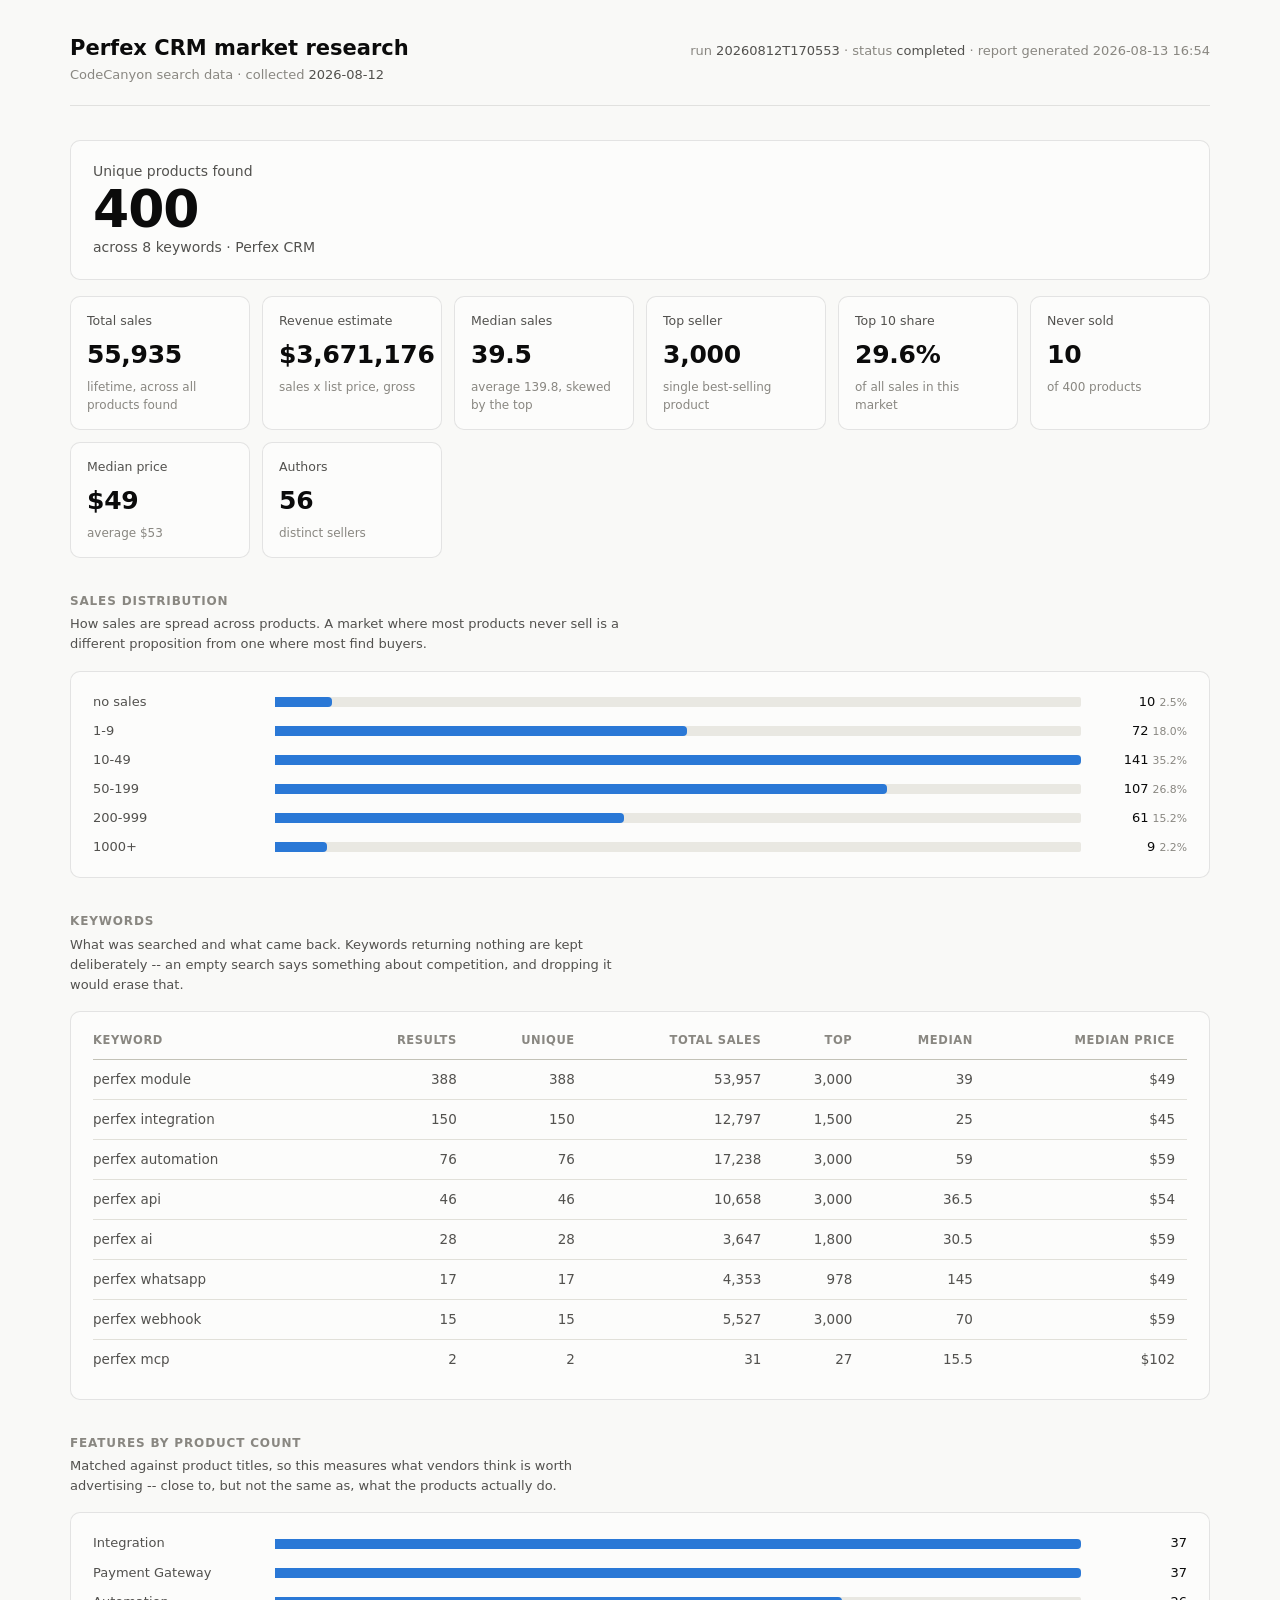
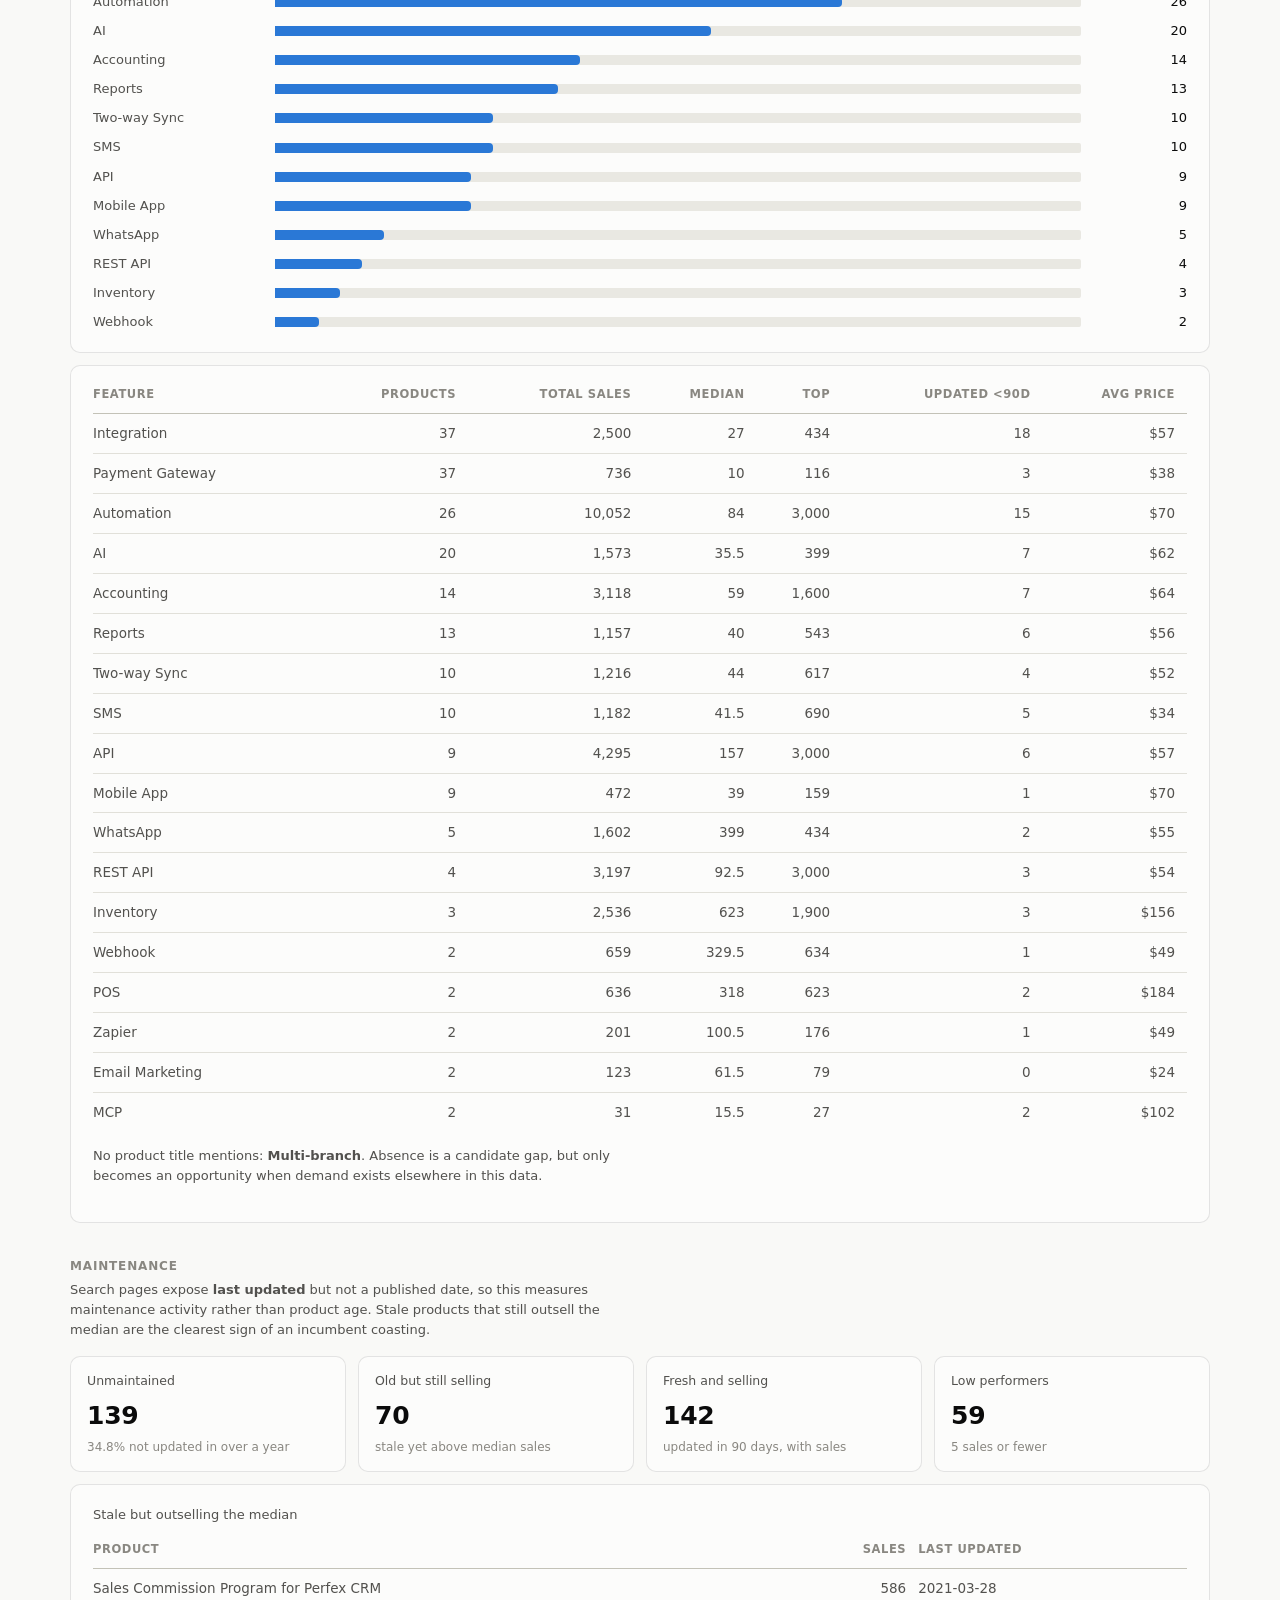
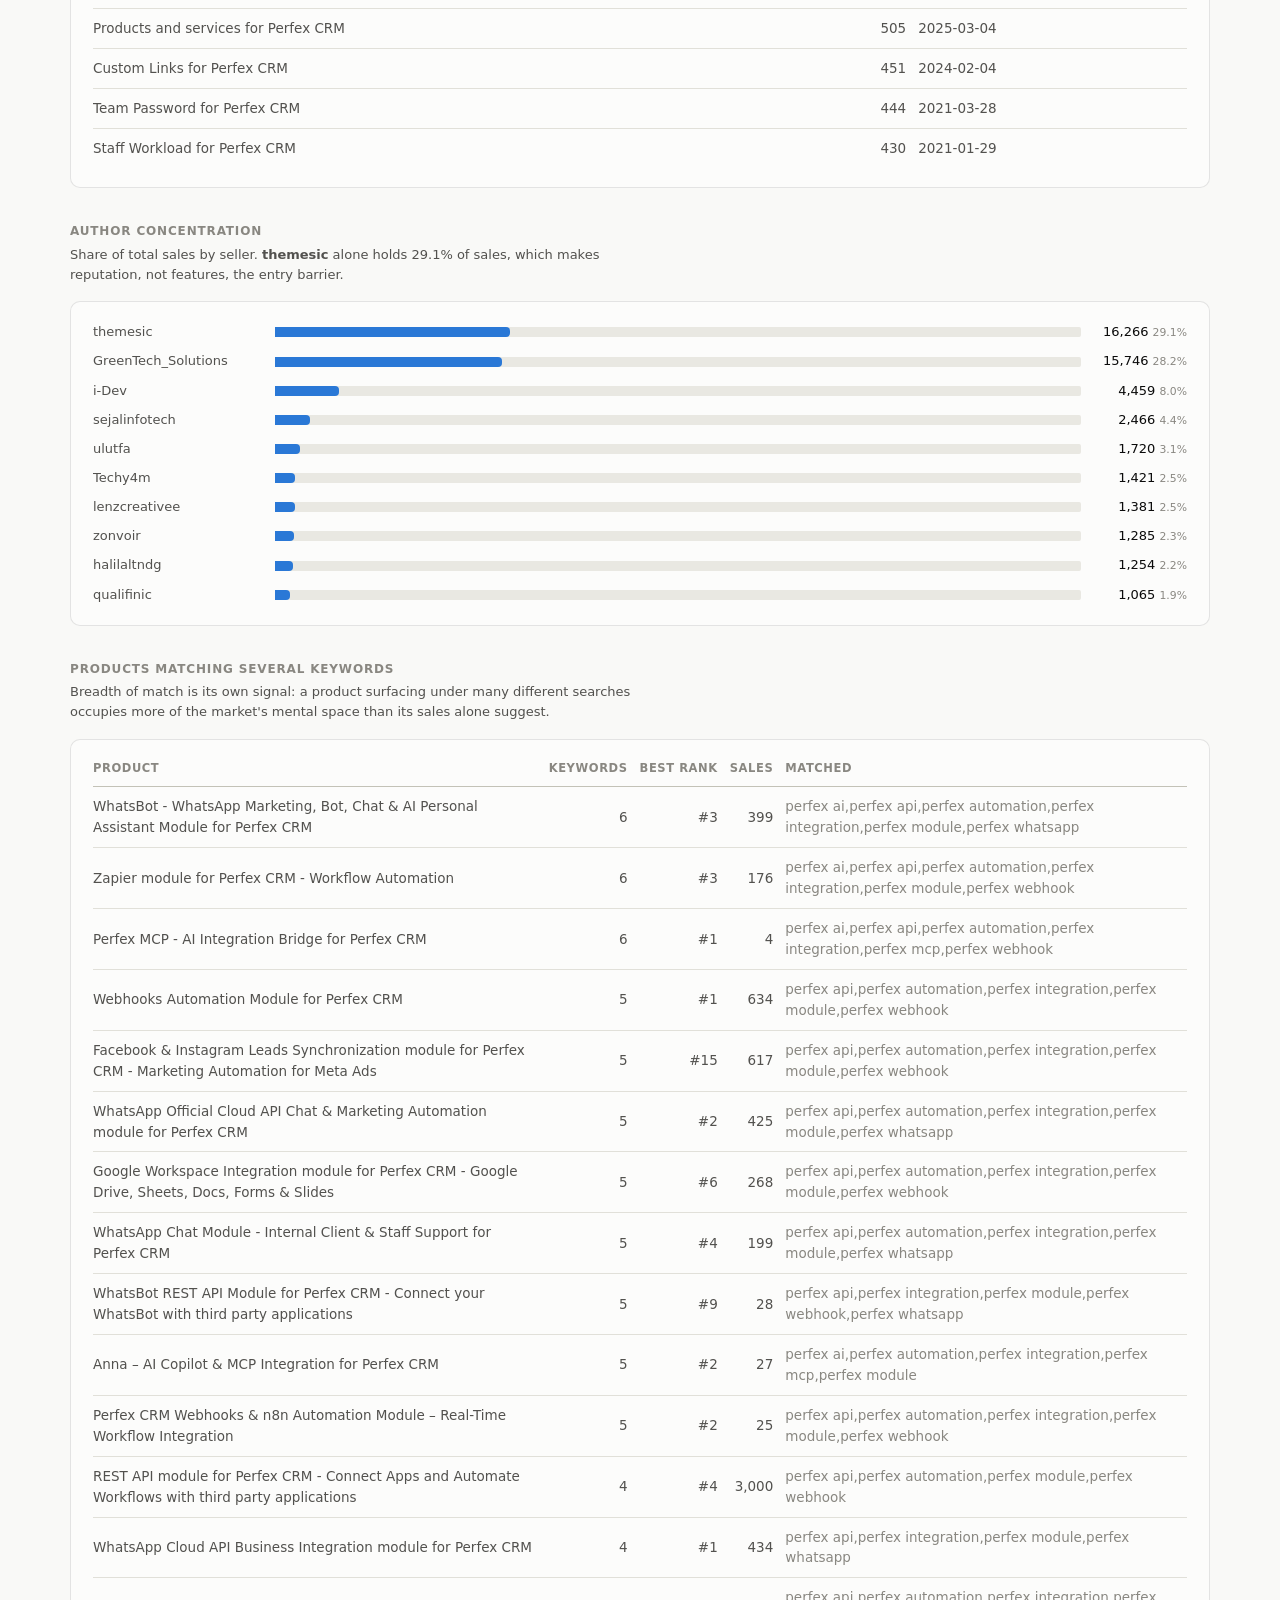
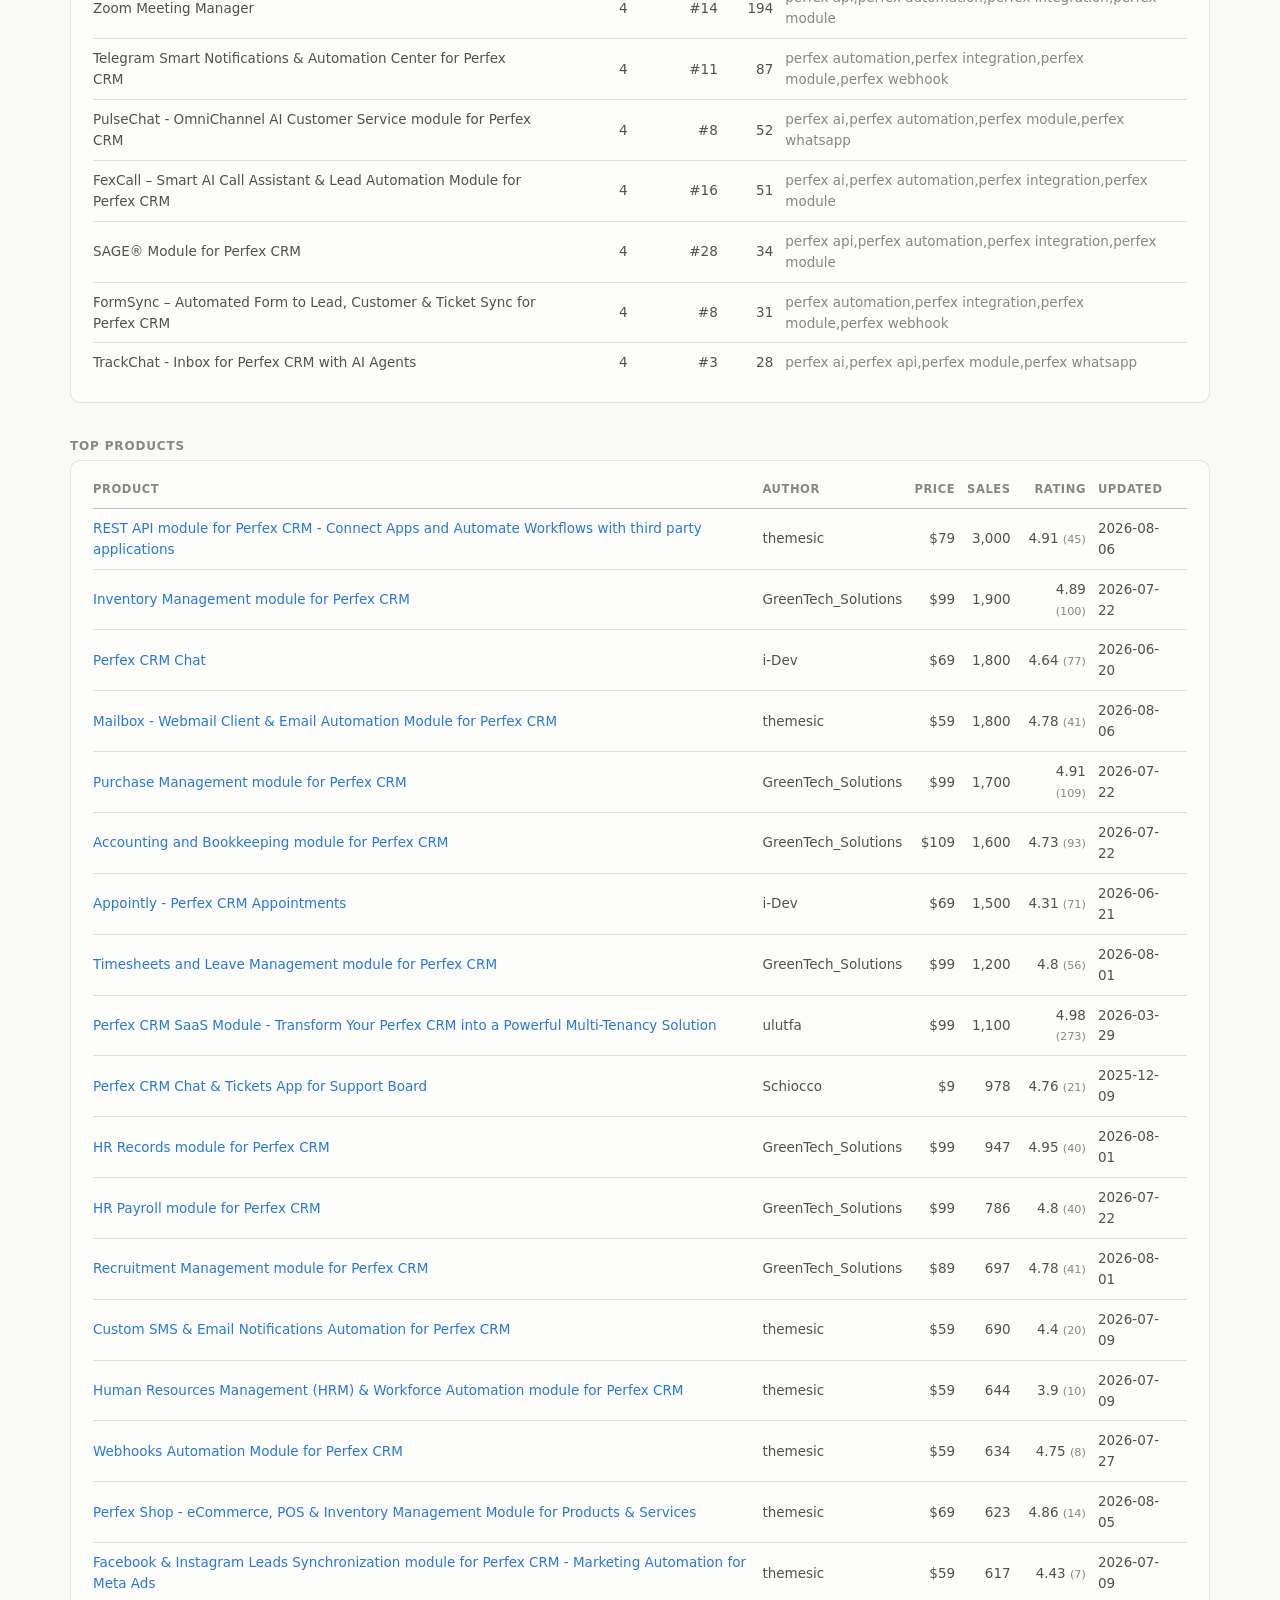
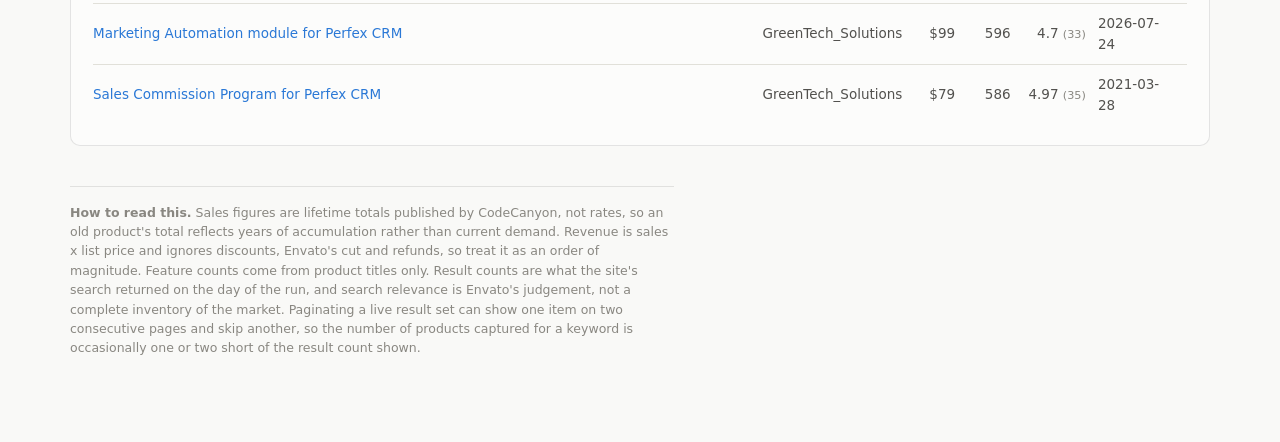
<file: research/reports/20260812T170553.html>
<!doctype html>
<html lang="en" class="viz-root">
<head>
<meta charset="utf-8">
<meta name="viewport" content="width=device-width, initial-scale=1">
<title>Perfex CRM market research - 20260812T170553</title>
<style>/* Shared styling for the dashboard and the standalone run report.
   report.py inlines this file so an exported report is self-contained. */

.viz-root {
  color-scheme: light;
  --surface-1: #fcfcfb;
  --plane: #f9f9f7;
  --text-primary: #0b0b0b;
  --text-secondary: #52514e;
  --text-muted: #898781;
  --gridline: #e1e0d9;
  --baseline: #c3c2b7;
  --border: rgba(11, 11, 11, 0.10);
  --series-1: #2a78d6;
  --track: #e9e8e2;
  --good: #0ca30c;
  --warning: #fab219;
  --critical: #d03b3b;
}

@media (prefers-color-scheme: dark) {
  :root:where(:not([data-theme="light"])) .viz-root {
    color-scheme: dark;
    --surface-1: #1a1a19;
    --plane: #0d0d0d;
    --text-primary: #ffffff;
    --text-secondary: #c3c2b7;
    --text-muted: #898781;
    --gridline: #2c2c2a;
    --baseline: #383835;
    --border: rgba(255, 255, 255, 0.10);
    --series-1: #3987e5;
    --track: #2c2c2a;
  }
}

:root[data-theme="dark"] .viz-root {
  color-scheme: dark;
  --surface-1: #1a1a19;
  --plane: #0d0d0d;
  --text-primary: #ffffff;
  --text-secondary: #c3c2b7;
  --text-muted: #898781;
  --gridline: #2c2c2a;
  --baseline: #383835;
  --border: rgba(255, 255, 255, 0.10);
  --series-1: #3987e5;
  --track: #2c2c2a;
}

* { box-sizing: border-box; }

body {
  margin: 0;
  background: var(--plane);
  color: var(--text-primary);
  font: 15px/1.55 system-ui, -apple-system, "Segoe UI", sans-serif;
}

.wrap {
  max-width: 1180px;
  margin: 0 auto;
  padding: 32px 20px 72px;
}

/* ------------------------------------------------------------- structure */

header.page {
  display: flex;
  flex-wrap: wrap;
  gap: 12px 24px;
  align-items: baseline;
  justify-content: space-between;
  padding-bottom: 20px;
  border-bottom: 1px solid var(--border);
  margin-bottom: 28px;
}

header.page h1 { font-size: 21px; font-weight: 600; margin: 0; }

.meta { color: var(--text-muted); font-size: 13px; }
.meta b { color: var(--text-secondary); font-weight: 500; }

section { margin-top: 34px; }

h2 {
  font-size: 12px;
  font-weight: 600;
  letter-spacing: 0.07em;
  text-transform: uppercase;
  color: var(--text-muted);
  margin: 0 0 4px;
}

.sub {
  color: var(--text-secondary);
  font-size: 13px;
  margin: 0 0 16px;
  max-width: 68ch;
}

.card {
  background: var(--surface-1);
  border: 1px solid var(--border);
  border-radius: 10px;
  padding: 20px 22px;
}

/* ------------------------------------------------------------- hero/tiles */

.hero .value {
  font-size: 52px;
  line-height: 1.05;
  font-weight: 600;
  letter-spacing: -0.02em;
}

.hero .label { color: var(--text-secondary); font-size: 14px; }

.tiles {
  display: grid;
  grid-template-columns: repeat(auto-fit, minmax(158px, 1fr));
  gap: 12px;
  margin-top: 16px;
}

.tile {
  background: var(--surface-1);
  border: 1px solid var(--border);
  border-radius: 10px;
  padding: 14px 16px;
}

.tile .label {
  color: var(--text-secondary);
  font-size: 12.5px;
  margin-bottom: 6px;
}

.tile .value { font-size: 25px; font-weight: 600; letter-spacing: -0.01em; }
.tile .note { color: var(--text-muted); font-size: 12px; margin-top: 3px; }

/* ------------------------------------------------------------------ bars */

.bars { display: flex; flex-direction: column; gap: 9px; }

.bar-row {
  display: grid;
  grid-template-columns: minmax(96px, 168px) 1fr auto;
  align-items: center;
  gap: 14px;
}

.bar-row .name {
  color: var(--text-secondary);
  font-size: 13px;
  overflow: hidden;
  text-overflow: ellipsis;
  white-space: nowrap;
}

.bar-track {
  background: var(--track);
  border-radius: 2px;
  height: 10px;
  overflow: visible;
}

.bar-fill {
  background: var(--series-1);
  height: 10px;
  border-radius: 0 4px 4px 0;   /* 4px rounded data-end, square at baseline */
  min-width: 2px;
}

.bar-row .val {
  font-variant-numeric: tabular-nums;
  font-size: 13px;
  color: var(--text-primary);
  min-width: 92px;
  text-align: right;
}

.bar-row .val small { color: var(--text-muted); }

/* ---------------------------------------------------------------- tables */

.scroll { overflow-x: auto; }

table {
  width: 100%;
  border-collapse: collapse;
  font-size: 13.5px;
}

th {
  text-align: left;
  font-weight: 600;
  font-size: 11.5px;
  letter-spacing: 0.05em;
  text-transform: uppercase;
  color: var(--text-muted);
  padding: 0 12px 9px 0;
  border-bottom: 1px solid var(--baseline);
  white-space: nowrap;
}

th.num, td.num { text-align: right; font-variant-numeric: tabular-nums; }

td {
  padding: 9px 12px 9px 0;
  border-bottom: 1px solid var(--gridline);
  color: var(--text-secondary);
}

td.strong { color: var(--text-primary); }
td.nowrap { white-space: nowrap; }
tr:last-child td { border-bottom: none; }

a { color: var(--series-1); text-decoration: none; }
a:hover { text-decoration: underline; }

.badge {
  display: inline-block;
  font-size: 11px;
  padding: 1px 7px;
  border-radius: 20px;
  border: 1px solid var(--border);
  color: var(--text-secondary);
}

.badge.zero { color: var(--critical); border-color: var(--critical); }
.badge.fresh { color: var(--good); border-color: var(--good); }

.muted { color: var(--text-muted); }

/* Page-level methodology note. Deliberately not called .note -- that class
   belongs to the stat tiles, and sharing it put a stray rule under every
   tile value. */
.footnote {
  color: var(--text-muted);
  font-size: 12.5px;
  border-top: 1px solid var(--border);
  margin-top: 40px;
  padding-top: 16px;
  max-width: 76ch;
}

/* ------------------------------------------------------------- dashboard */

.controls {
  display: flex;
  flex-wrap: wrap;
  gap: 10px;
  align-items: center;
  margin-bottom: 26px;
}

textarea {
  font: inherit;
  font-size: 13.5px;
  width: 100%;
  color: var(--text-primary);
  background: var(--plane);
  border: 1px solid var(--border);
  border-radius: 7px;
  padding: 10px 12px;
  resize: vertical;
}

.group-head {
  display: flex;
  flex-wrap: wrap;
  align-items: baseline;
  gap: 10px;
  margin: 22px 0 8px;
}

.group-head .name { font-size: 15px; font-weight: 600; }
.group-head .count { color: var(--text-muted); font-size: 12.5px; }

.empty {
  background: var(--surface-1);
  border: 1px solid var(--border);
  border-radius: 10px;
  padding: 34px 24px;
  text-align: center;
  color: var(--text-secondary);
}

.empty b { color: var(--text-primary); }
.empty p { margin: 6px 0 0; font-size: 13.5px; }

select, input[type="search"], button {
  font: inherit;
  font-size: 13.5px;
  color: var(--text-primary);
  background: var(--surface-1);
  border: 1px solid var(--border);
  border-radius: 7px;
  padding: 7px 11px;
}

input[type="search"] { min-width: 240px; }

button { cursor: pointer; }
button:hover { border-color: var(--baseline); }
button[disabled] { opacity: 0.5; cursor: default; }

.tabs { display: flex; gap: 4px; margin: 24px 0 18px; flex-wrap: wrap; }

.tabs button {
  background: transparent;
  border: 1px solid transparent;
  color: var(--text-secondary);
  border-radius: 7px;
}

.tabs button[aria-selected="true"] {
  background: var(--surface-1);
  border-color: var(--border);
  color: var(--text-primary);
}

th.sortable { cursor: pointer; user-select: none; }
th.sortable:hover { color: var(--text-secondary); }
th .arrow { opacity: 0.55; }

#log {
  font-family: ui-monospace, "Cascadia Code", Consolas, monospace;
  font-size: 12px;
  line-height: 1.5;
  color: var(--text-secondary);
  background: var(--surface-1);
  border: 1px solid var(--border);
  border-radius: 10px;
  padding: 14px 16px;
  max-height: 320px;
  overflow-y: auto;
  white-space: pre-wrap;
}

.hidden { display: none !important; }
</style>
</head>
<body class="viz-root">
<div class="wrap">
  <header class="page">
    <div>
      <h1>Perfex CRM market research</h1>
      <div class="meta">CodeCanyon search data &middot; collected
        <b>2026-08-12</b></div>
    </div>
    <div class="meta">
      run <b>20260812T170553</b> &middot;
      status <b>completed</b> &middot;
      report generated 2026-08-13 16:54
    </div>
  </header>

  
<section>
  <div class="card hero">
    <div class="label">Unique products found</div>
    <div class="value">400</div>
    <div class="label">across 8 keywords
      &middot; Perfex CRM</div>
  </div>
  <div class="tiles"><div class="tile"><div class="label">Total sales</div><div class="value">55,935</div><div class="note">lifetime, across all products found</div></div><div class="tile"><div class="label">Revenue estimate</div><div class="value">$3,671,176</div><div class="note">sales x list price, gross</div></div><div class="tile"><div class="label">Median sales</div><div class="value">39.5</div><div class="note">average 139.8, skewed by the top</div></div><div class="tile"><div class="label">Top seller</div><div class="value">3,000</div><div class="note">single best-selling product</div></div><div class="tile"><div class="label">Top 10 share</div><div class="value">29.6%</div><div class="note">of all sales in this market</div></div><div class="tile"><div class="label">Never sold</div><div class="value">10</div><div class="note">of 400 products</div></div><div class="tile"><div class="label">Median price</div><div class="value">$49</div><div class="note">average $53</div></div><div class="tile"><div class="label">Authors</div><div class="value">56</div><div class="note">distinct sellers</div></div></div>
</section>
  
<section>
  <h2>Sales distribution</h2>
  <p class="sub">How sales are spread across products. A market where most
    products never sell is a different proposition from one where most find
    buyers.</p>
  <div class="card"><div class="bars"><div class="bar-row"><div class="name" title="no sales">no sales</div><div class="bar-track"><div class="bar-fill" style="width:7.1%"></div></div><div class="val">10 <small>2.5%</small></div></div><div class="bar-row"><div class="name" title="1-9">1-9</div><div class="bar-track"><div class="bar-fill" style="width:51.1%"></div></div><div class="val">72 <small>18.0%</small></div></div><div class="bar-row"><div class="name" title="10-49">10-49</div><div class="bar-track"><div class="bar-fill" style="width:100.0%"></div></div><div class="val">141 <small>35.2%</small></div></div><div class="bar-row"><div class="name" title="50-199">50-199</div><div class="bar-track"><div class="bar-fill" style="width:75.9%"></div></div><div class="val">107 <small>26.8%</small></div></div><div class="bar-row"><div class="name" title="200-999">200-999</div><div class="bar-track"><div class="bar-fill" style="width:43.3%"></div></div><div class="val">61 <small>15.2%</small></div></div><div class="bar-row"><div class="name" title="1000+">1000+</div><div class="bar-track"><div class="bar-fill" style="width:6.4%"></div></div><div class="val">9 <small>2.2%</small></div></div></div></div>
</section>
  
<section>
  <h2>Keywords</h2>
  <p class="sub">What was searched and what came back. Keywords returning
    nothing are kept deliberately -- an empty search says something about
    competition, and dropping it would erase that.</p>
  <div class="card"><div class="scroll"><table><thead><tr><th class="">Keyword</th><th class="num">Results</th><th class="num">Unique</th><th class="num">Total sales</th><th class="num">Top</th><th class="num">Median</th><th class="num">Median price</th></tr></thead><tbody><tr><td class=""><span class="strong">perfex module</span> </td><td class="num">388</td><td class="num">388</td><td class="num">53,957</td><td class="num">3,000</td><td class="num">39</td><td class="num">$49</td></tr><tr><td class=""><span class="strong">perfex integration</span> </td><td class="num">150</td><td class="num">150</td><td class="num">12,797</td><td class="num">1,500</td><td class="num">25</td><td class="num">$45</td></tr><tr><td class=""><span class="strong">perfex automation</span> </td><td class="num">76</td><td class="num">76</td><td class="num">17,238</td><td class="num">3,000</td><td class="num">59</td><td class="num">$59</td></tr><tr><td class=""><span class="strong">perfex api</span> </td><td class="num">46</td><td class="num">46</td><td class="num">10,658</td><td class="num">3,000</td><td class="num">36.5</td><td class="num">$54</td></tr><tr><td class=""><span class="strong">perfex ai</span> </td><td class="num">28</td><td class="num">28</td><td class="num">3,647</td><td class="num">1,800</td><td class="num">30.5</td><td class="num">$59</td></tr><tr><td class=""><span class="strong">perfex whatsapp</span> </td><td class="num">17</td><td class="num">17</td><td class="num">4,353</td><td class="num">978</td><td class="num">145</td><td class="num">$49</td></tr><tr><td class=""><span class="strong">perfex webhook</span> </td><td class="num">15</td><td class="num">15</td><td class="num">5,527</td><td class="num">3,000</td><td class="num">70</td><td class="num">$59</td></tr><tr><td class=""><span class="strong">perfex mcp</span> </td><td class="num">2</td><td class="num">2</td><td class="num">31</td><td class="num">27</td><td class="num">15.5</td><td class="num">$102</td></tr></tbody></table></div></div>
</section>
  
<section>
  <h2>Features by product count</h2>
  <p class="sub">Matched against product titles, so this measures what
    vendors think is worth advertising -- close to, but not the same as,
    what the products actually do.</p>
  <div class="card"><div class="bars"><div class="bar-row"><div class="name" title="Integration">Integration</div><div class="bar-track"><div class="bar-fill" style="width:100.0%"></div></div><div class="val">37</div></div><div class="bar-row"><div class="name" title="Payment Gateway">Payment Gateway</div><div class="bar-track"><div class="bar-fill" style="width:100.0%"></div></div><div class="val">37</div></div><div class="bar-row"><div class="name" title="Automation">Automation</div><div class="bar-track"><div class="bar-fill" style="width:70.3%"></div></div><div class="val">26</div></div><div class="bar-row"><div class="name" title="AI">AI</div><div class="bar-track"><div class="bar-fill" style="width:54.1%"></div></div><div class="val">20</div></div><div class="bar-row"><div class="name" title="Accounting">Accounting</div><div class="bar-track"><div class="bar-fill" style="width:37.8%"></div></div><div class="val">14</div></div><div class="bar-row"><div class="name" title="Reports">Reports</div><div class="bar-track"><div class="bar-fill" style="width:35.1%"></div></div><div class="val">13</div></div><div class="bar-row"><div class="name" title="Two-way Sync">Two-way Sync</div><div class="bar-track"><div class="bar-fill" style="width:27.0%"></div></div><div class="val">10</div></div><div class="bar-row"><div class="name" title="SMS">SMS</div><div class="bar-track"><div class="bar-fill" style="width:27.0%"></div></div><div class="val">10</div></div><div class="bar-row"><div class="name" title="API">API</div><div class="bar-track"><div class="bar-fill" style="width:24.3%"></div></div><div class="val">9</div></div><div class="bar-row"><div class="name" title="Mobile App">Mobile App</div><div class="bar-track"><div class="bar-fill" style="width:24.3%"></div></div><div class="val">9</div></div><div class="bar-row"><div class="name" title="WhatsApp">WhatsApp</div><div class="bar-track"><div class="bar-fill" style="width:13.5%"></div></div><div class="val">5</div></div><div class="bar-row"><div class="name" title="REST API">REST API</div><div class="bar-track"><div class="bar-fill" style="width:10.8%"></div></div><div class="val">4</div></div><div class="bar-row"><div class="name" title="Inventory">Inventory</div><div class="bar-track"><div class="bar-fill" style="width:8.1%"></div></div><div class="val">3</div></div><div class="bar-row"><div class="name" title="Webhook">Webhook</div><div class="bar-track"><div class="bar-fill" style="width:5.4%"></div></div><div class="val">2</div></div></div></div>
  <div class="card" style="margin-top:12px"><div class="scroll"><table><thead><tr><th class="">Feature</th><th class="num">Products</th><th class="num">Total sales</th><th class="num">Median</th><th class="num">Top</th><th class="num">Updated &lt;90d</th><th class="num">Avg price</th></tr></thead><tbody><tr><td class=""><span class="strong">Integration</span></td><td class="num">37</td><td class="num">2,500</td><td class="num">27</td><td class="num">434</td><td class="num">18</td><td class="num">$57</td></tr><tr><td class=""><span class="strong">Payment Gateway</span></td><td class="num">37</td><td class="num">736</td><td class="num">10</td><td class="num">116</td><td class="num">3</td><td class="num">$38</td></tr><tr><td class=""><span class="strong">Automation</span></td><td class="num">26</td><td class="num">10,052</td><td class="num">84</td><td class="num">3,000</td><td class="num">15</td><td class="num">$70</td></tr><tr><td class=""><span class="strong">AI</span></td><td class="num">20</td><td class="num">1,573</td><td class="num">35.5</td><td class="num">399</td><td class="num">7</td><td class="num">$62</td></tr><tr><td class=""><span class="strong">Accounting</span></td><td class="num">14</td><td class="num">3,118</td><td class="num">59</td><td class="num">1,600</td><td class="num">7</td><td class="num">$64</td></tr><tr><td class=""><span class="strong">Reports</span></td><td class="num">13</td><td class="num">1,157</td><td class="num">40</td><td class="num">543</td><td class="num">6</td><td class="num">$56</td></tr><tr><td class=""><span class="strong">Two-way Sync</span></td><td class="num">10</td><td class="num">1,216</td><td class="num">44</td><td class="num">617</td><td class="num">4</td><td class="num">$52</td></tr><tr><td class=""><span class="strong">SMS</span></td><td class="num">10</td><td class="num">1,182</td><td class="num">41.5</td><td class="num">690</td><td class="num">5</td><td class="num">$34</td></tr><tr><td class=""><span class="strong">API</span></td><td class="num">9</td><td class="num">4,295</td><td class="num">157</td><td class="num">3,000</td><td class="num">6</td><td class="num">$57</td></tr><tr><td class=""><span class="strong">Mobile App</span></td><td class="num">9</td><td class="num">472</td><td class="num">39</td><td class="num">159</td><td class="num">1</td><td class="num">$70</td></tr><tr><td class=""><span class="strong">WhatsApp</span></td><td class="num">5</td><td class="num">1,602</td><td class="num">399</td><td class="num">434</td><td class="num">2</td><td class="num">$55</td></tr><tr><td class=""><span class="strong">REST API</span></td><td class="num">4</td><td class="num">3,197</td><td class="num">92.5</td><td class="num">3,000</td><td class="num">3</td><td class="num">$54</td></tr><tr><td class=""><span class="strong">Inventory</span></td><td class="num">3</td><td class="num">2,536</td><td class="num">623</td><td class="num">1,900</td><td class="num">3</td><td class="num">$156</td></tr><tr><td class=""><span class="strong">Webhook</span></td><td class="num">2</td><td class="num">659</td><td class="num">329.5</td><td class="num">634</td><td class="num">1</td><td class="num">$49</td></tr><tr><td class=""><span class="strong">POS</span></td><td class="num">2</td><td class="num">636</td><td class="num">318</td><td class="num">623</td><td class="num">2</td><td class="num">$184</td></tr><tr><td class=""><span class="strong">Zapier</span></td><td class="num">2</td><td class="num">201</td><td class="num">100.5</td><td class="num">176</td><td class="num">1</td><td class="num">$49</td></tr><tr><td class=""><span class="strong">Email Marketing</span></td><td class="num">2</td><td class="num">123</td><td class="num">61.5</td><td class="num">79</td><td class="num">0</td><td class="num">$24</td></tr><tr><td class=""><span class="strong">MCP</span></td><td class="num">2</td><td class="num">31</td><td class="num">15.5</td><td class="num">27</td><td class="num">2</td><td class="num">$102</td></tr></tbody></table></div><p class="sub" style="margin-top:14px">No product title mentions: <b>Multi-branch</b>. Absence is a candidate gap, but only becomes an opportunity when demand exists elsewhere in this data.</p></div>
</section>
  
<section>
  <h2>Maintenance</h2>
  <p class="sub">Search pages expose <b>last updated</b> but not a published
    date, so this measures maintenance activity rather than product age.
    Stale products that still outsell the median are the clearest sign of an
    incumbent coasting.</p>
  <div class="tiles"><div class="tile"><div class="label">Unmaintained</div><div class="value">139</div><div class="note">34.8% not updated in over a year</div></div><div class="tile"><div class="label">Old but still selling</div><div class="value">70</div><div class="note">stale yet above median sales</div></div><div class="tile"><div class="label">Fresh and selling</div><div class="value">142</div><div class="note">updated in 90 days, with sales</div></div><div class="tile"><div class="label">Low performers</div><div class="value">59</div><div class="note">5 sales or fewer</div></div></div>
  <div class="card" style="margin-top:12px">
    <p class="sub">Stale but outselling the median</p>
    <div class="scroll"><table><thead><tr><th class="">Product</th><th class="num">Sales</th><th class="">Last updated</th></tr></thead><tbody><tr><td class="">Sales Commission Program for Perfex CRM</td><td class="num">586</td><td class="">2021-03-28</td></tr><tr><td class="">Products and services for Perfex CRM</td><td class="num">505</td><td class="">2025-03-04</td></tr><tr><td class="">Custom Links for Perfex CRM</td><td class="num">451</td><td class="">2024-02-04</td></tr><tr><td class="">Team Password for Perfex CRM</td><td class="num">444</td><td class="">2021-03-28</td></tr><tr><td class="">Staff Workload for Perfex CRM</td><td class="num">430</td><td class="">2021-01-29</td></tr></tbody></table></div>
  </div>
</section>
  
<section>
  <h2>Author concentration</h2>
  <p class="sub">Share of total sales by seller. <b>themesic</b> alone holds 29.1% of sales, which makes reputation, not features, the entry barrier.</p>
  <div class="card"><div class="bars"><div class="bar-row"><div class="name" title="themesic">themesic</div><div class="bar-track"><div class="bar-fill" style="width:29.1%"></div></div><div class="val">16,266 <small>29.1%</small></div></div><div class="bar-row"><div class="name" title="GreenTech_Solutions">GreenTech_Solutions</div><div class="bar-track"><div class="bar-fill" style="width:28.2%"></div></div><div class="val">15,746 <small>28.2%</small></div></div><div class="bar-row"><div class="name" title="i-Dev">i-Dev</div><div class="bar-track"><div class="bar-fill" style="width:8.0%"></div></div><div class="val">4,459 <small>8.0%</small></div></div><div class="bar-row"><div class="name" title="sejalinfotech">sejalinfotech</div><div class="bar-track"><div class="bar-fill" style="width:4.4%"></div></div><div class="val">2,466 <small>4.4%</small></div></div><div class="bar-row"><div class="name" title="ulutfa">ulutfa</div><div class="bar-track"><div class="bar-fill" style="width:3.1%"></div></div><div class="val">1,720 <small>3.1%</small></div></div><div class="bar-row"><div class="name" title="Techy4m">Techy4m</div><div class="bar-track"><div class="bar-fill" style="width:2.5%"></div></div><div class="val">1,421 <small>2.5%</small></div></div><div class="bar-row"><div class="name" title="lenzcreativee">lenzcreativee</div><div class="bar-track"><div class="bar-fill" style="width:2.5%"></div></div><div class="val">1,381 <small>2.5%</small></div></div><div class="bar-row"><div class="name" title="zonvoir">zonvoir</div><div class="bar-track"><div class="bar-fill" style="width:2.3%"></div></div><div class="val">1,285 <small>2.3%</small></div></div><div class="bar-row"><div class="name" title="halilaltndg">halilaltndg</div><div class="bar-track"><div class="bar-fill" style="width:2.2%"></div></div><div class="val">1,254 <small>2.2%</small></div></div><div class="bar-row"><div class="name" title="qualifinic">qualifinic</div><div class="bar-track"><div class="bar-fill" style="width:1.9%"></div></div><div class="val">1,065 <small>1.9%</small></div></div></div></div>
</section>
  
<section>
  <h2>Products matching several keywords</h2>
  <p class="sub">Breadth of match is its own signal: a product surfacing
    under many different searches occupies more of the market's mental
    space than its sales alone suggest.</p>
  <div class="card"><div class="scroll"><table><thead><tr><th class="">Product</th><th class="num">Keywords</th><th class="num">Best rank</th><th class="num">Sales</th><th class="">Matched</th></tr></thead><tbody><tr><td class="">WhatsBot - WhatsApp Marketing, Bot, Chat &amp; AI Personal Assistant Module for Perfex CRM</td><td class="num">6</td><td class="num">#3</td><td class="num">399</td><td class=""><span class="muted">perfex ai,perfex api,perfex automation,perfex integration,perfex module,perfex whatsapp</span></td></tr><tr><td class="">Zapier module for Perfex CRM - Workflow Automation</td><td class="num">6</td><td class="num">#3</td><td class="num">176</td><td class=""><span class="muted">perfex ai,perfex api,perfex automation,perfex integration,perfex module,perfex webhook</span></td></tr><tr><td class="">Perfex MCP - AI Integration Bridge for Perfex CRM</td><td class="num">6</td><td class="num">#1</td><td class="num">4</td><td class=""><span class="muted">perfex ai,perfex api,perfex automation,perfex integration,perfex mcp,perfex webhook</span></td></tr><tr><td class="">Webhooks Automation Module for Perfex CRM</td><td class="num">5</td><td class="num">#1</td><td class="num">634</td><td class=""><span class="muted">perfex api,perfex automation,perfex integration,perfex module,perfex webhook</span></td></tr><tr><td class="">Facebook &amp; Instagram Leads Synchronization module for Perfex CRM - Marketing Automation for Meta Ads</td><td class="num">5</td><td class="num">#15</td><td class="num">617</td><td class=""><span class="muted">perfex api,perfex automation,perfex integration,perfex module,perfex webhook</span></td></tr><tr><td class="">WhatsApp Official Cloud API Chat &amp; Marketing Automation module for Perfex CRM</td><td class="num">5</td><td class="num">#2</td><td class="num">425</td><td class=""><span class="muted">perfex api,perfex automation,perfex integration,perfex module,perfex whatsapp</span></td></tr><tr><td class="">Google Workspace Integration module for Perfex CRM - Google Drive, Sheets, Docs, Forms &amp; Slides</td><td class="num">5</td><td class="num">#6</td><td class="num">268</td><td class=""><span class="muted">perfex api,perfex automation,perfex integration,perfex module,perfex webhook</span></td></tr><tr><td class="">WhatsApp Chat Module - Internal Client &amp; Staff Support for Perfex CRM</td><td class="num">5</td><td class="num">#4</td><td class="num">199</td><td class=""><span class="muted">perfex api,perfex automation,perfex integration,perfex module,perfex whatsapp</span></td></tr><tr><td class="">WhatsBot REST API Module for Perfex CRM - Connect your WhatsBot with third party applications</td><td class="num">5</td><td class="num">#9</td><td class="num">28</td><td class=""><span class="muted">perfex api,perfex integration,perfex module,perfex webhook,perfex whatsapp</span></td></tr><tr><td class="">Anna – AI Copilot &amp; MCP Integration for Perfex CRM</td><td class="num">5</td><td class="num">#2</td><td class="num">27</td><td class=""><span class="muted">perfex ai,perfex automation,perfex integration,perfex mcp,perfex module</span></td></tr><tr><td class="">Perfex CRM Webhooks &amp; n8n Automation Module – Real-Time Workflow Integration</td><td class="num">5</td><td class="num">#2</td><td class="num">25</td><td class=""><span class="muted">perfex api,perfex automation,perfex integration,perfex module,perfex webhook</span></td></tr><tr><td class="">REST API module for Perfex CRM - Connect Apps and Automate Workflows with third party applications</td><td class="num">4</td><td class="num">#4</td><td class="num">3,000</td><td class=""><span class="muted">perfex api,perfex automation,perfex module,perfex webhook</span></td></tr><tr><td class="">WhatsApp Cloud API Business Integration module for Perfex CRM</td><td class="num">4</td><td class="num">#1</td><td class="num">434</td><td class=""><span class="muted">perfex api,perfex integration,perfex module,perfex whatsapp</span></td></tr><tr><td class="">Zoom Meeting Manager</td><td class="num">4</td><td class="num">#14</td><td class="num">194</td><td class=""><span class="muted">perfex api,perfex automation,perfex integration,perfex module</span></td></tr><tr><td class="">Telegram Smart Notifications &amp; Automation Center for Perfex CRM</td><td class="num">4</td><td class="num">#11</td><td class="num">87</td><td class=""><span class="muted">perfex automation,perfex integration,perfex module,perfex webhook</span></td></tr><tr><td class="">PulseChat - OmniChannel AI Customer Service module for Perfex CRM</td><td class="num">4</td><td class="num">#8</td><td class="num">52</td><td class=""><span class="muted">perfex ai,perfex automation,perfex module,perfex whatsapp</span></td></tr><tr><td class="">FexCall – Smart AI Call Assistant &amp; Lead Automation Module for Perfex CRM</td><td class="num">4</td><td class="num">#16</td><td class="num">51</td><td class=""><span class="muted">perfex ai,perfex automation,perfex integration,perfex module</span></td></tr><tr><td class="">SAGE® Module for Perfex CRM</td><td class="num">4</td><td class="num">#28</td><td class="num">34</td><td class=""><span class="muted">perfex api,perfex automation,perfex integration,perfex module</span></td></tr><tr><td class="">FormSync – Automated Form to Lead, Customer &amp; Ticket Sync for Perfex CRM</td><td class="num">4</td><td class="num">#8</td><td class="num">31</td><td class=""><span class="muted">perfex automation,perfex integration,perfex module,perfex webhook</span></td></tr><tr><td class="">TrackChat - Inbox for Perfex CRM with AI Agents</td><td class="num">4</td><td class="num">#3</td><td class="num">28</td><td class=""><span class="muted">perfex ai,perfex api,perfex module,perfex whatsapp</span></td></tr></tbody></table></div></div>
</section>
  
<section>
  <h2>Top products</h2>
  <div class="card"><div class="scroll"><table><thead><tr><th class="">Product</th><th class="">Author</th><th class="num">Price</th><th class="num">Sales</th><th class="num">Rating</th><th class="">Updated</th></tr></thead><tbody><tr><td class=""><a href="https://codecanyon.net/item/rest-api-for-perfex-crm/25278359">REST API module for Perfex CRM - Connect Apps and Automate Workflows with third party applications</a></td><td class="">themesic</td><td class="num">$79</td><td class="num">3,000</td><td class="num">4.91 <small class="muted">(45)</small></td><td class="">2026-08-06</td></tr><tr><td class=""><a href="https://codecanyon.net/item/inventory-management-for-perfex-crm/27465701">Inventory Management module for Perfex CRM</a></td><td class="">GreenTech_Solutions</td><td class="num">$99</td><td class="num">1,900</td><td class="num">4.89 <small class="muted">(100)</small></td><td class="">2026-07-22</td></tr><tr><td class=""><a href="https://codecanyon.net/item/perfex-crm-employee-chat/23555097">Perfex CRM Chat</a></td><td class="">i-Dev</td><td class="num">$69</td><td class="num">1,800</td><td class="num">4.64 <small class="muted">(77)</small></td><td class="">2026-06-20</td></tr><tr><td class=""><a href="https://codecanyon.net/item/mailbox-webmail-client-for-perfex-crm/25308081">Mailbox - Webmail Client &amp; Email Automation Module for Perfex CRM</a></td><td class="">themesic</td><td class="num">$59</td><td class="num">1,800</td><td class="num">4.78 <small class="muted">(41)</small></td><td class="">2026-08-06</td></tr><tr><td class=""><a href="https://codecanyon.net/item/purchase-management-for-perfex-crm/27462292">Purchase Management module for Perfex CRM</a></td><td class="">GreenTech_Solutions</td><td class="num">$99</td><td class="num">1,700</td><td class="num">4.91 <small class="muted">(109)</small></td><td class="">2026-07-22</td></tr><tr><td class=""><a href="https://codecanyon.net/item/accounting-and-bookkeeping-for-perfex-crm/31540126">Accounting and Bookkeeping module for Perfex CRM</a></td><td class="">GreenTech_Solutions</td><td class="num">$109</td><td class="num">1,600</td><td class="num">4.73 <small class="muted">(93)</small></td><td class="">2026-07-22</td></tr><tr><td class=""><a href="https://codecanyon.net/item/appointly-perfex-crm-appointments/25459077">Appointly - Perfex CRM Appointments</a></td><td class="">i-Dev</td><td class="num">$69</td><td class="num">1,500</td><td class="num">4.31 <small class="muted">(71)</small></td><td class="">2026-06-21</td></tr><tr><td class=""><a href="https://codecanyon.net/item/timesheets-and-leave-management-for-perfex-crm/28622550">Timesheets and Leave Management module for Perfex CRM</a></td><td class="">GreenTech_Solutions</td><td class="num">$99</td><td class="num">1,200</td><td class="num">4.8 <small class="muted">(56)</small></td><td class="">2026-08-01</td></tr><tr><td class=""><a href="https://codecanyon.net/item/perfex-crm-saas-module-transform-your-perfex-crm-into-a-powerful-multitenancy-solution/46070331">Perfex CRM SaaS Module - Transform Your Perfex CRM into a Powerful Multi-Tenancy Solution</a></td><td class="">ulutfa</td><td class="num">$99</td><td class="num">1,100</td><td class="num">4.98 <small class="muted">(273)</small></td><td class="">2026-03-29</td></tr><tr><td class=""><a href="https://codecanyon.net/item/perfex-crm-chat-tickets-app-for-support-board/29799509">Perfex CRM Chat &amp; Tickets App for Support Board</a></td><td class="">Schiocco</td><td class="num">$9</td><td class="num">978</td><td class="num">4.76 <small class="muted">(21)</small></td><td class="">2025-12-09</td></tr><tr><td class=""><a href="https://codecanyon.net/item/hr-records-for-perfex-crm/31317939">HR Records module for Perfex CRM</a></td><td class="">GreenTech_Solutions</td><td class="num">$99</td><td class="num">947</td><td class="num">4.95 <small class="muted">(40)</small></td><td class="">2026-08-01</td></tr><tr><td class=""><a href="https://codecanyon.net/item/hr-payroll-for-perfex-crm/31830634">HR Payroll module for Perfex CRM</a></td><td class="">GreenTech_Solutions</td><td class="num">$99</td><td class="num">786</td><td class="num">4.8 <small class="muted">(40)</small></td><td class="">2026-07-22</td></tr><tr><td class=""><a href="https://codecanyon.net/item/recruitment-management-for-perfex-crm/27260667">Recruitment Management module for Perfex CRM</a></td><td class="">GreenTech_Solutions</td><td class="num">$89</td><td class="num">697</td><td class="num">4.78 <small class="muted">(41)</small></td><td class="">2026-08-01</td></tr><tr><td class=""><a href="https://codecanyon.net/item/custom-sms-email-notifications-for-pefex/24851275">Custom SMS &amp; Email Notifications Automation for Perfex CRM</a></td><td class="">themesic</td><td class="num">$59</td><td class="num">690</td><td class="num">4.4 <small class="muted">(20)</small></td><td class="">2026-07-09</td></tr><tr><td class=""><a href="https://codecanyon.net/item/human-resources-management-hr-module-for-perfex-crm/26620578">Human Resources Management (HRM) &amp; Workforce Automation module for Perfex CRM</a></td><td class="">themesic</td><td class="num">$59</td><td class="num">644</td><td class="num">3.9 <small class="muted">(10)</small></td><td class="">2026-07-09</td></tr><tr><td class=""><a href="https://codecanyon.net/item/webhooks-module-for-perfex-crm/38350010">Webhooks Automation Module for Perfex CRM</a></td><td class="">themesic</td><td class="num">$59</td><td class="num">634</td><td class="num">4.75 <small class="muted">(8)</small></td><td class="">2026-07-27</td></tr><tr><td class=""><a href="https://codecanyon.net/item/perfex-shop-ecommerce-module-for-perfex-crm-products-services/27169285">Perfex Shop - eCommerce, POS &amp; Inventory Management Module for Products &amp; Services</a></td><td class="">themesic</td><td class="num">$69</td><td class="num">623</td><td class="num">4.86 <small class="muted">(14)</small></td><td class="">2026-08-05</td></tr><tr><td class=""><a href="https://codecanyon.net/item/facebook-leads-integration-sync-module-for-perfex-crm/25623248">Facebook &amp; Instagram Leads Synchronization module for Perfex CRM - Marketing Automation for Meta Ads</a></td><td class="">themesic</td><td class="num">$59</td><td class="num">617</td><td class="num">4.43 <small class="muted">(7)</small></td><td class="">2026-07-09</td></tr><tr><td class=""><a href="https://codecanyon.net/item/marketing-automation-module-for-perfex-crm/39897941">Marketing Automation module for Perfex CRM</a></td><td class="">GreenTech_Solutions</td><td class="num">$99</td><td class="num">596</td><td class="num">4.7 <small class="muted">(33)</small></td><td class="">2026-07-24</td></tr><tr><td class=""><a href="https://codecanyon.net/item/sales-commission-program-for-perfex-crm/27597035">Sales Commission Program for Perfex CRM</a></td><td class="">GreenTech_Solutions</td><td class="num">$79</td><td class="num">586</td><td class="num">4.97 <small class="muted">(35)</small></td><td class="">2021-03-28</td></tr></tbody></table></div></div>
</section>

  <p class="footnote">
    <b>How to read this.</b> Sales figures are lifetime totals published by
    CodeCanyon, not rates, so an old product's total reflects years of
    accumulation rather than current demand. Revenue is sales x list price
    and ignores discounts, Envato's cut and refunds, so treat it as an order
    of magnitude. Feature counts come from product titles only. Result counts
    are what the site's search returned on the day of the run, and search
    relevance is Envato's judgement, not a complete inventory of the market.
    Paginating a live result set can show one item on two consecutive pages
    and skip another, so the number of products captured for a keyword is
    occasionally one or two short of the result count shown.
  </p>
</div>
</body>
</html>
</file>
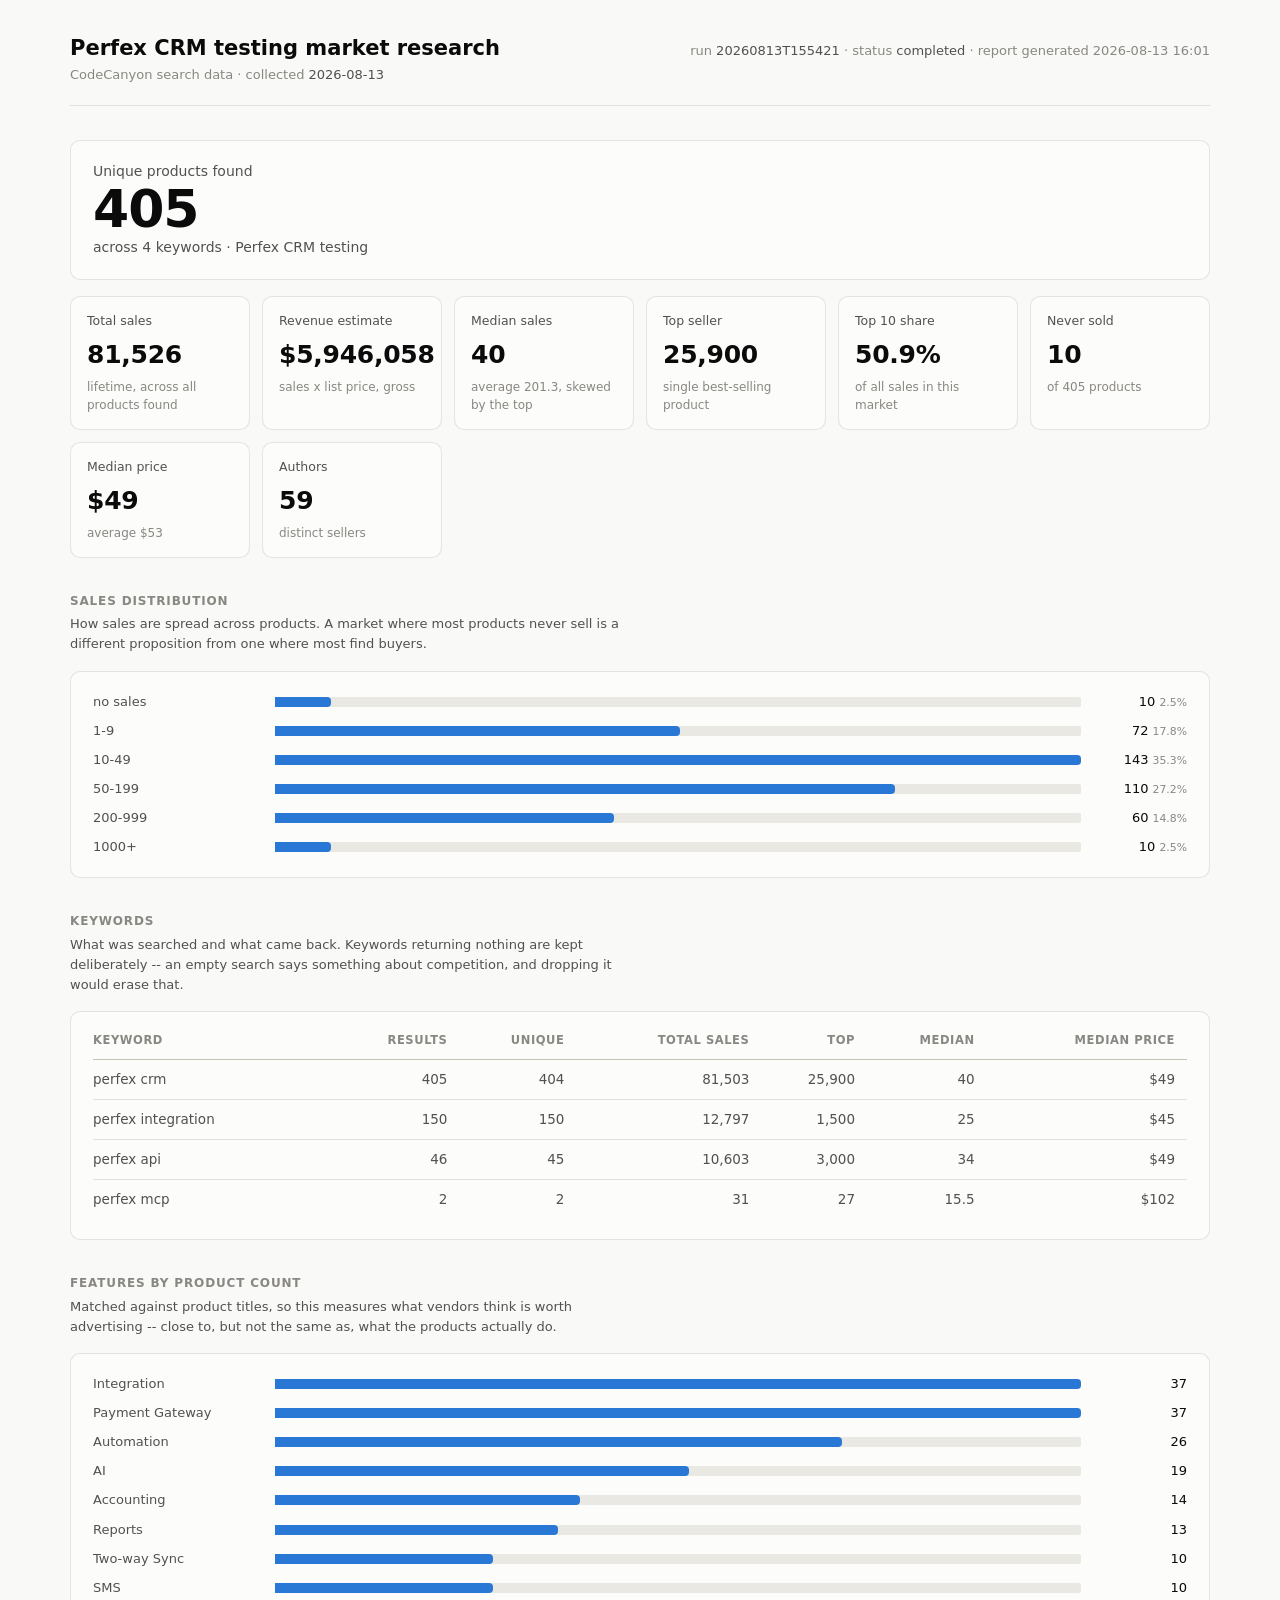
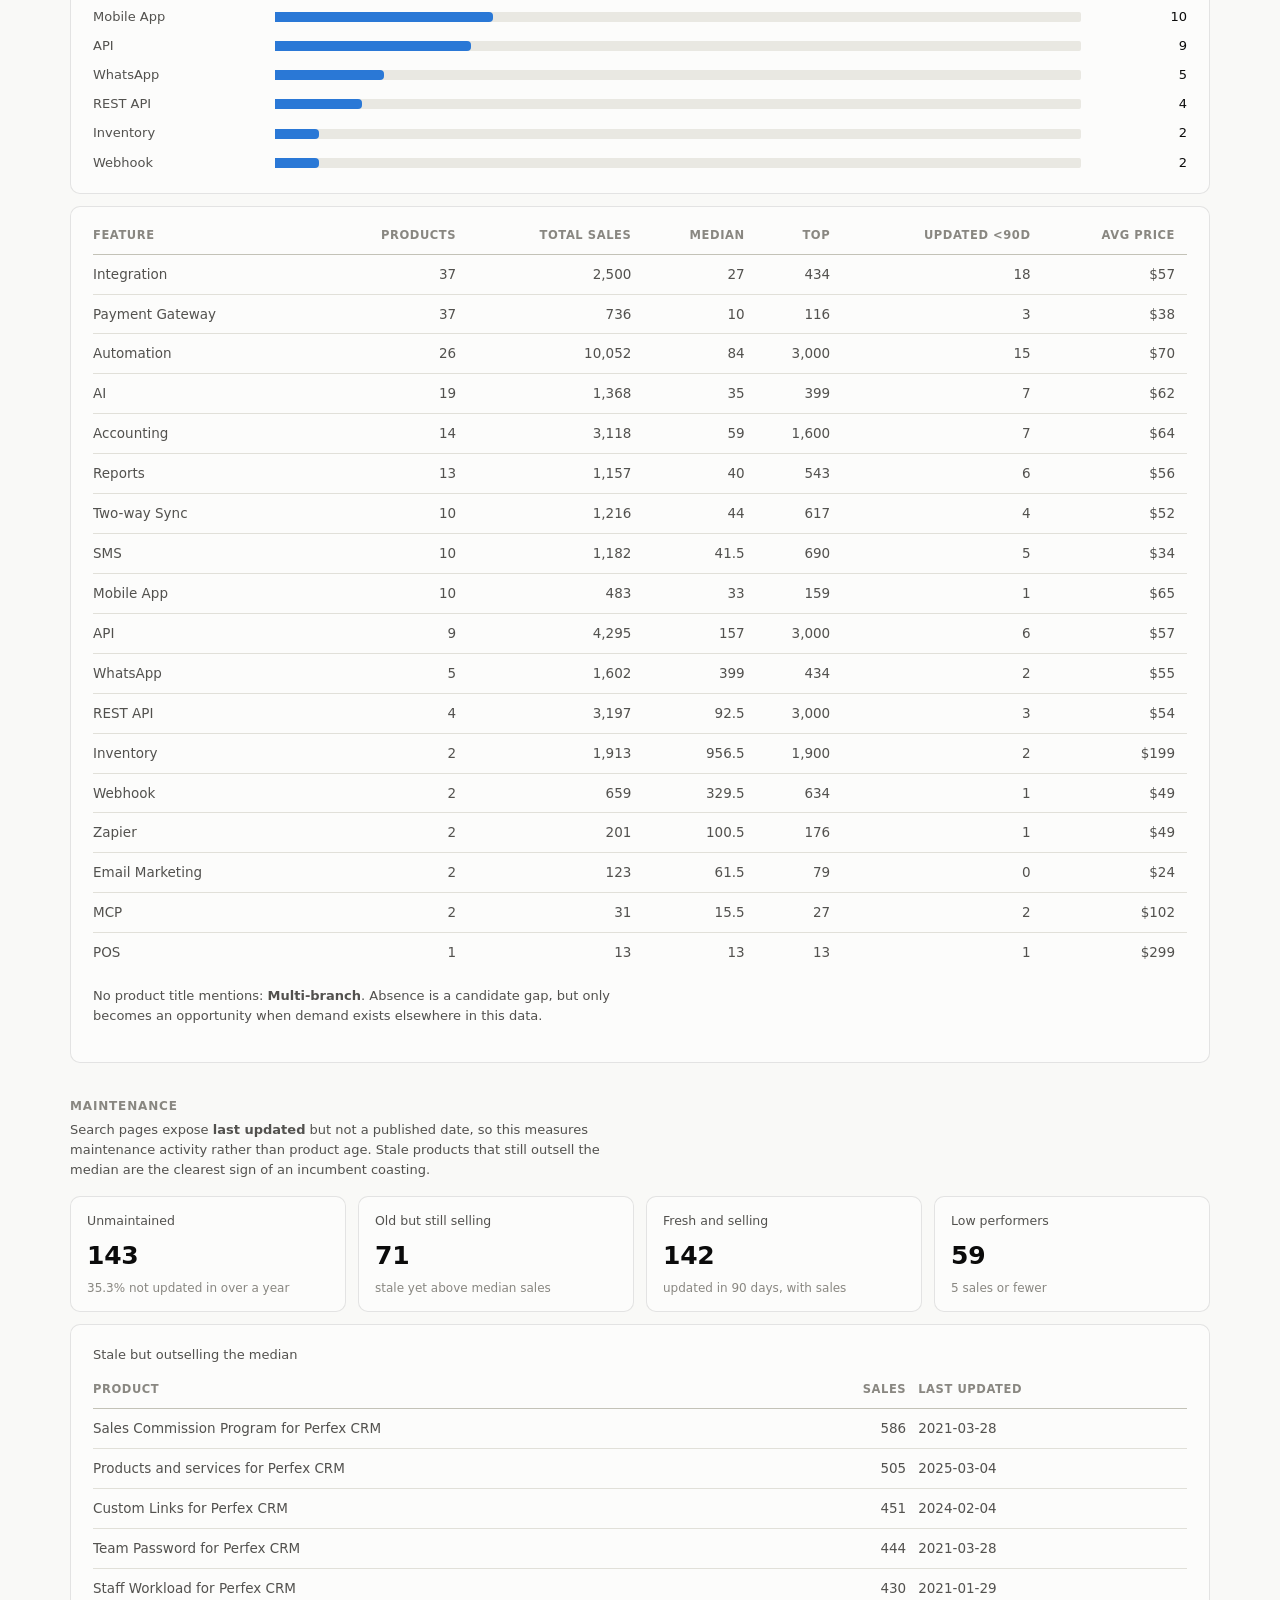
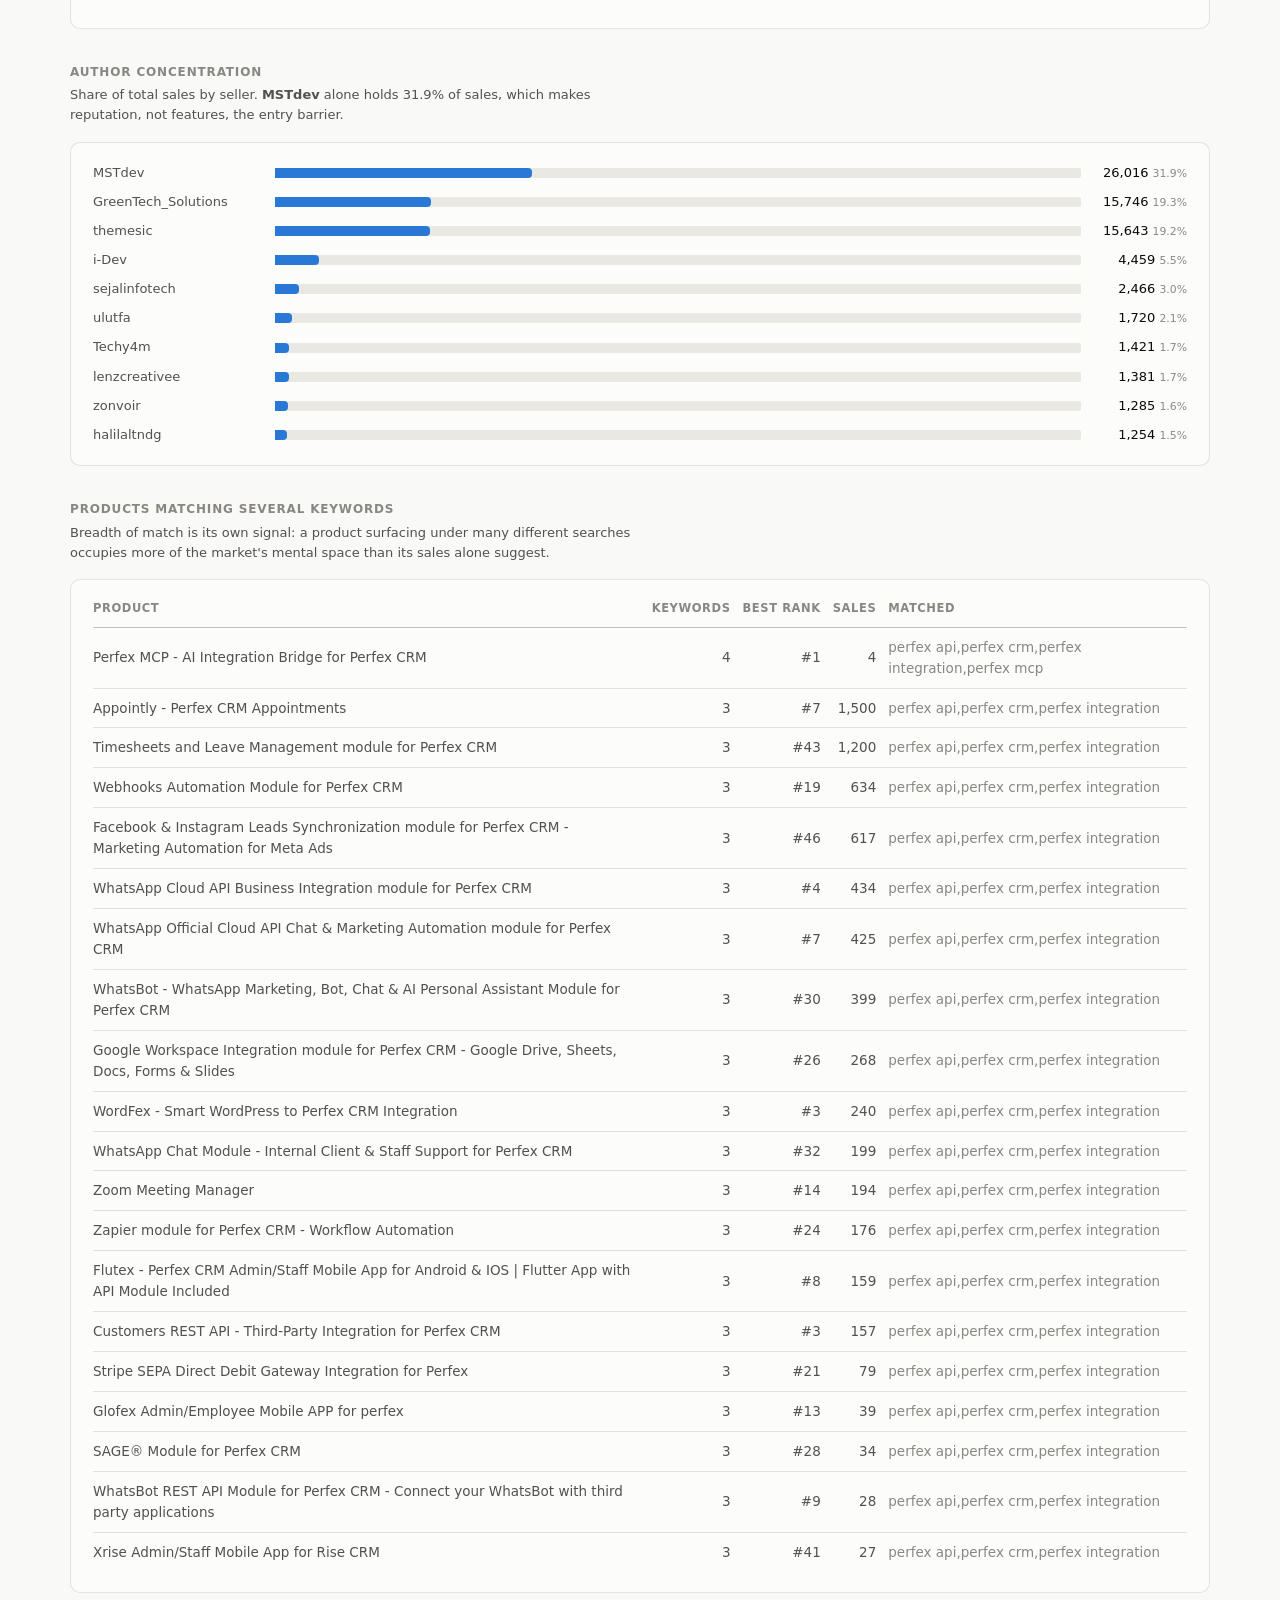
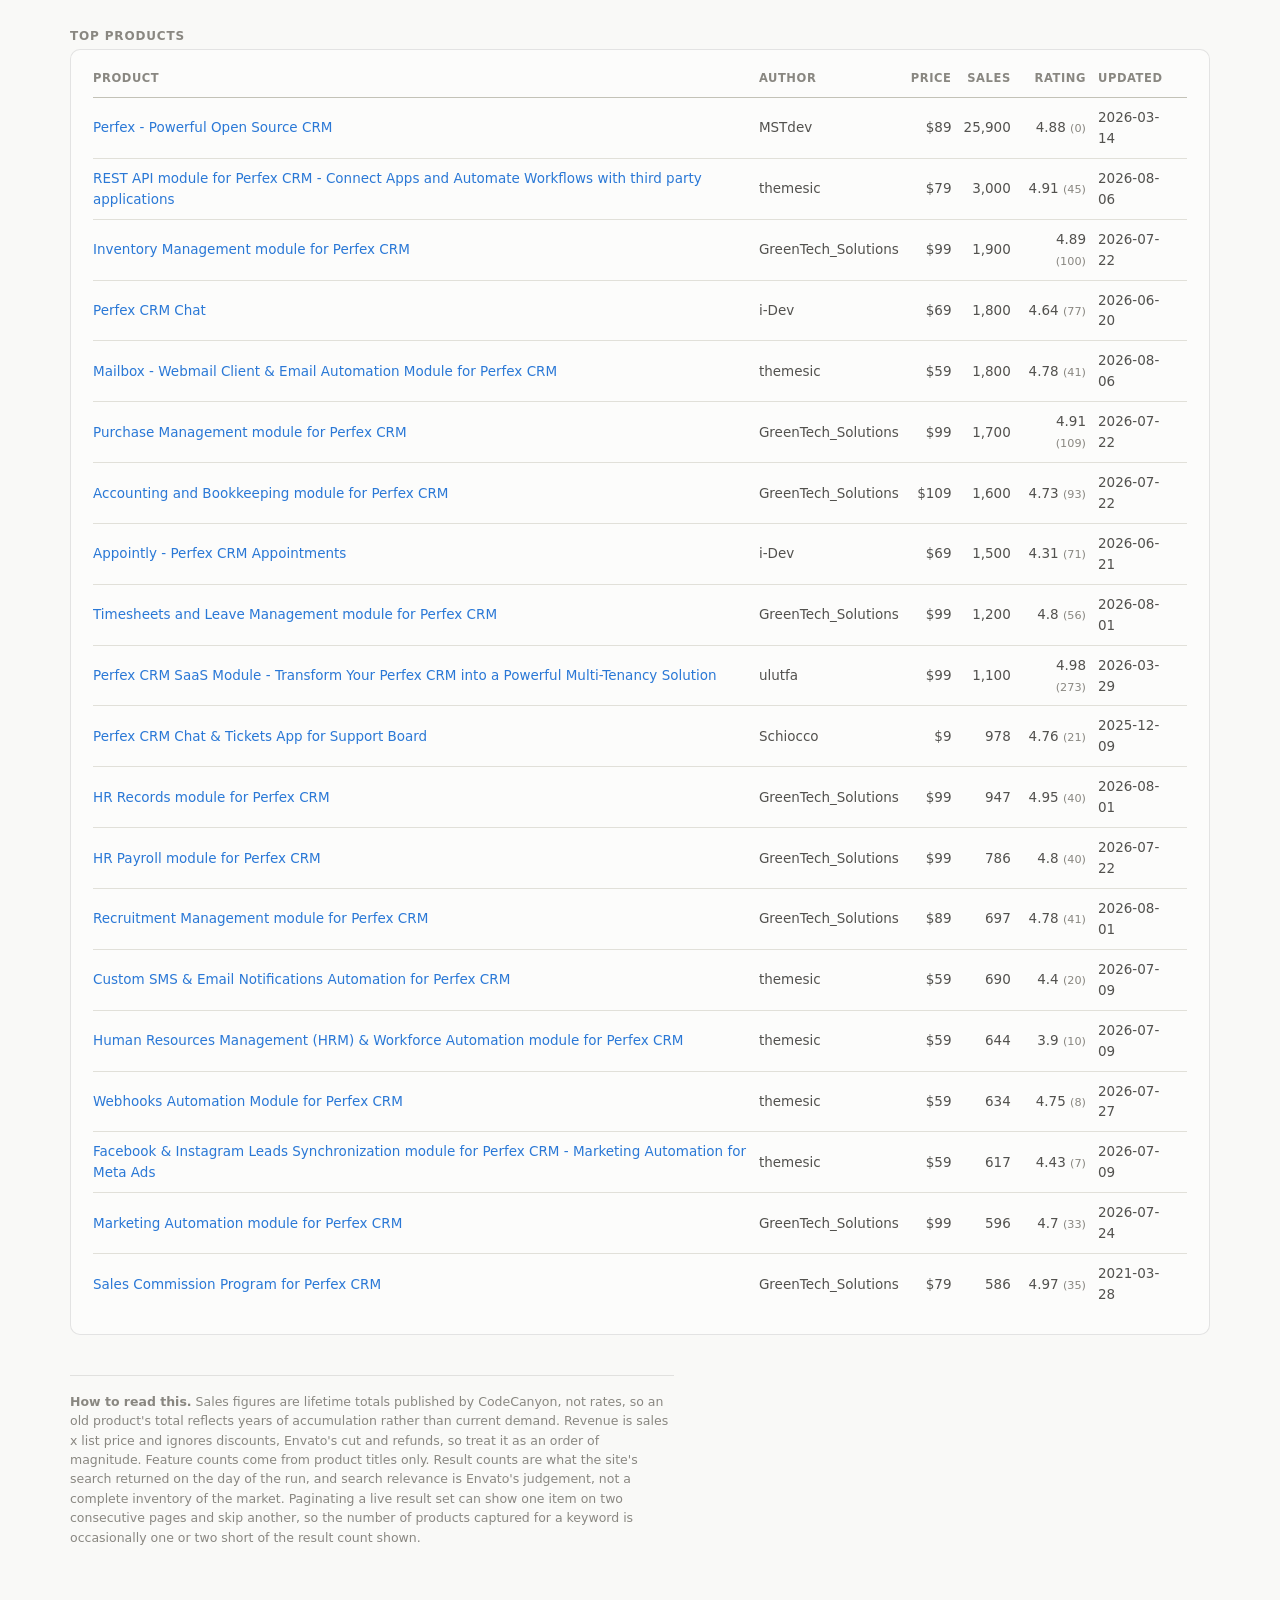
<file: research/reports/20260813T155421.html>
<!doctype html>
<html lang="en" class="viz-root">
<head>
<meta charset="utf-8">
<meta name="viewport" content="width=device-width, initial-scale=1">
<title>Perfex CRM testing market research - 20260813T155421</title>
<style>/* Shared styling for the dashboard and the standalone run report.
   report.py inlines this file so an exported report is self-contained. */

.viz-root {
  color-scheme: light;
  --surface-1: #fcfcfb;
  --plane: #f9f9f7;
  --text-primary: #0b0b0b;
  --text-secondary: #52514e;
  --text-muted: #898781;
  --gridline: #e1e0d9;
  --baseline: #c3c2b7;
  --border: rgba(11, 11, 11, 0.10);
  --series-1: #2a78d6;
  --track: #e9e8e2;
  --good: #0ca30c;
  --warning: #fab219;
  --critical: #d03b3b;
}

@media (prefers-color-scheme: dark) {
  :root:where(:not([data-theme="light"])) .viz-root {
    color-scheme: dark;
    --surface-1: #1a1a19;
    --plane: #0d0d0d;
    --text-primary: #ffffff;
    --text-secondary: #c3c2b7;
    --text-muted: #898781;
    --gridline: #2c2c2a;
    --baseline: #383835;
    --border: rgba(255, 255, 255, 0.10);
    --series-1: #3987e5;
    --track: #2c2c2a;
  }
}

:root[data-theme="dark"] .viz-root {
  color-scheme: dark;
  --surface-1: #1a1a19;
  --plane: #0d0d0d;
  --text-primary: #ffffff;
  --text-secondary: #c3c2b7;
  --text-muted: #898781;
  --gridline: #2c2c2a;
  --baseline: #383835;
  --border: rgba(255, 255, 255, 0.10);
  --series-1: #3987e5;
  --track: #2c2c2a;
}

* { box-sizing: border-box; }

body {
  margin: 0;
  background: var(--plane);
  color: var(--text-primary);
  font: 15px/1.55 system-ui, -apple-system, "Segoe UI", sans-serif;
}

.wrap {
  max-width: 1180px;
  margin: 0 auto;
  padding: 32px 20px 72px;
}

/* ------------------------------------------------------------- structure */

header.page {
  display: flex;
  flex-wrap: wrap;
  gap: 12px 24px;
  align-items: baseline;
  justify-content: space-between;
  padding-bottom: 20px;
  border-bottom: 1px solid var(--border);
  margin-bottom: 28px;
}

header.page h1 { font-size: 21px; font-weight: 600; margin: 0; }

.meta { color: var(--text-muted); font-size: 13px; }
.meta b { color: var(--text-secondary); font-weight: 500; }

section { margin-top: 34px; }

h2 {
  font-size: 12px;
  font-weight: 600;
  letter-spacing: 0.07em;
  text-transform: uppercase;
  color: var(--text-muted);
  margin: 0 0 4px;
}

.sub {
  color: var(--text-secondary);
  font-size: 13px;
  margin: 0 0 16px;
  max-width: 68ch;
}

.card {
  background: var(--surface-1);
  border: 1px solid var(--border);
  border-radius: 10px;
  padding: 20px 22px;
}

/* ------------------------------------------------------------- hero/tiles */

.hero .value {
  font-size: 52px;
  line-height: 1.05;
  font-weight: 600;
  letter-spacing: -0.02em;
}

.hero .label { color: var(--text-secondary); font-size: 14px; }

.tiles {
  display: grid;
  grid-template-columns: repeat(auto-fit, minmax(158px, 1fr));
  gap: 12px;
  margin-top: 16px;
}

.tile {
  background: var(--surface-1);
  border: 1px solid var(--border);
  border-radius: 10px;
  padding: 14px 16px;
}

.tile .label {
  color: var(--text-secondary);
  font-size: 12.5px;
  margin-bottom: 6px;
}

.tile .value { font-size: 25px; font-weight: 600; letter-spacing: -0.01em; }
.tile .note { color: var(--text-muted); font-size: 12px; margin-top: 3px; }

/* ------------------------------------------------------------------ bars */

.bars { display: flex; flex-direction: column; gap: 9px; }

.bar-row {
  display: grid;
  grid-template-columns: minmax(96px, 168px) 1fr auto;
  align-items: center;
  gap: 14px;
}

.bar-row .name {
  color: var(--text-secondary);
  font-size: 13px;
  overflow: hidden;
  text-overflow: ellipsis;
  white-space: nowrap;
}

.bar-track {
  background: var(--track);
  border-radius: 2px;
  height: 10px;
  overflow: visible;
}

.bar-fill {
  background: var(--series-1);
  height: 10px;
  border-radius: 0 4px 4px 0;   /* 4px rounded data-end, square at baseline */
  min-width: 2px;
}

.bar-row .val {
  font-variant-numeric: tabular-nums;
  font-size: 13px;
  color: var(--text-primary);
  min-width: 92px;
  text-align: right;
}

.bar-row .val small { color: var(--text-muted); }

/* ---------------------------------------------------------------- tables */

.scroll { overflow-x: auto; }

table {
  width: 100%;
  border-collapse: collapse;
  font-size: 13.5px;
}

th {
  text-align: left;
  font-weight: 600;
  font-size: 11.5px;
  letter-spacing: 0.05em;
  text-transform: uppercase;
  color: var(--text-muted);
  padding: 0 12px 9px 0;
  border-bottom: 1px solid var(--baseline);
  white-space: nowrap;
}

th.num, td.num { text-align: right; font-variant-numeric: tabular-nums; }

td {
  padding: 9px 12px 9px 0;
  border-bottom: 1px solid var(--gridline);
  color: var(--text-secondary);
}

td.strong { color: var(--text-primary); }
td.nowrap { white-space: nowrap; }
tr:last-child td { border-bottom: none; }

a { color: var(--series-1); text-decoration: none; }
a:hover { text-decoration: underline; }

.badge {
  display: inline-block;
  font-size: 11px;
  padding: 1px 7px;
  border-radius: 20px;
  border: 1px solid var(--border);
  color: var(--text-secondary);
}

.badge.zero { color: var(--critical); border-color: var(--critical); }
.badge.fresh { color: var(--good); border-color: var(--good); }

.muted { color: var(--text-muted); }

/* Page-level methodology note. Deliberately not called .note -- that class
   belongs to the stat tiles, and sharing it put a stray rule under every
   tile value. */
.footnote {
  color: var(--text-muted);
  font-size: 12.5px;
  border-top: 1px solid var(--border);
  margin-top: 40px;
  padding-top: 16px;
  max-width: 76ch;
}

/* ------------------------------------------------------------- dashboard */

.controls {
  display: flex;
  flex-wrap: wrap;
  gap: 10px;
  align-items: center;
  margin-bottom: 26px;
}

textarea {
  font: inherit;
  font-size: 13.5px;
  width: 100%;
  color: var(--text-primary);
  background: var(--plane);
  border: 1px solid var(--border);
  border-radius: 7px;
  padding: 10px 12px;
  resize: vertical;
}

.group-head {
  display: flex;
  flex-wrap: wrap;
  align-items: baseline;
  gap: 10px;
  margin: 22px 0 8px;
}

.group-head .name { font-size: 15px; font-weight: 600; }
.group-head .count { color: var(--text-muted); font-size: 12.5px; }

.empty {
  background: var(--surface-1);
  border: 1px solid var(--border);
  border-radius: 10px;
  padding: 34px 24px;
  text-align: center;
  color: var(--text-secondary);
}

.empty b { color: var(--text-primary); }
.empty p { margin: 6px 0 0; font-size: 13.5px; }

select, input[type="search"], button {
  font: inherit;
  font-size: 13.5px;
  color: var(--text-primary);
  background: var(--surface-1);
  border: 1px solid var(--border);
  border-radius: 7px;
  padding: 7px 11px;
}

input[type="search"] { min-width: 240px; }

button { cursor: pointer; }
button:hover { border-color: var(--baseline); }
button[disabled] { opacity: 0.5; cursor: default; }

.tabs { display: flex; gap: 4px; margin: 24px 0 18px; flex-wrap: wrap; }

.tabs button {
  background: transparent;
  border: 1px solid transparent;
  color: var(--text-secondary);
  border-radius: 7px;
}

.tabs button[aria-selected="true"] {
  background: var(--surface-1);
  border-color: var(--border);
  color: var(--text-primary);
}

th.sortable { cursor: pointer; user-select: none; }
th.sortable:hover { color: var(--text-secondary); }
th .arrow { opacity: 0.55; }

#log {
  font-family: ui-monospace, "Cascadia Code", Consolas, monospace;
  font-size: 12px;
  line-height: 1.5;
  color: var(--text-secondary);
  background: var(--surface-1);
  border: 1px solid var(--border);
  border-radius: 10px;
  padding: 14px 16px;
  max-height: 320px;
  overflow-y: auto;
  white-space: pre-wrap;
}

.hidden { display: none !important; }
</style>
</head>
<body class="viz-root">
<div class="wrap">
  <header class="page">
    <div>
      <h1>Perfex CRM testing market research</h1>
      <div class="meta">CodeCanyon search data &middot; collected
        <b>2026-08-13</b></div>
    </div>
    <div class="meta">
      run <b>20260813T155421</b> &middot;
      status <b>completed</b> &middot;
      report generated 2026-08-13 16:01
    </div>
  </header>

  
<section>
  <div class="card hero">
    <div class="label">Unique products found</div>
    <div class="value">405</div>
    <div class="label">across 4 keywords
      &middot; Perfex CRM testing</div>
  </div>
  <div class="tiles"><div class="tile"><div class="label">Total sales</div><div class="value">81,526</div><div class="note">lifetime, across all products found</div></div><div class="tile"><div class="label">Revenue estimate</div><div class="value">$5,946,058</div><div class="note">sales x list price, gross</div></div><div class="tile"><div class="label">Median sales</div><div class="value">40</div><div class="note">average 201.3, skewed by the top</div></div><div class="tile"><div class="label">Top seller</div><div class="value">25,900</div><div class="note">single best-selling product</div></div><div class="tile"><div class="label">Top 10 share</div><div class="value">50.9%</div><div class="note">of all sales in this market</div></div><div class="tile"><div class="label">Never sold</div><div class="value">10</div><div class="note">of 405 products</div></div><div class="tile"><div class="label">Median price</div><div class="value">$49</div><div class="note">average $53</div></div><div class="tile"><div class="label">Authors</div><div class="value">59</div><div class="note">distinct sellers</div></div></div>
</section>
  
<section>
  <h2>Sales distribution</h2>
  <p class="sub">How sales are spread across products. A market where most
    products never sell is a different proposition from one where most find
    buyers.</p>
  <div class="card"><div class="bars"><div class="bar-row"><div class="name" title="no sales">no sales</div><div class="bar-track"><div class="bar-fill" style="width:7.0%"></div></div><div class="val">10 <small>2.5%</small></div></div><div class="bar-row"><div class="name" title="1-9">1-9</div><div class="bar-track"><div class="bar-fill" style="width:50.3%"></div></div><div class="val">72 <small>17.8%</small></div></div><div class="bar-row"><div class="name" title="10-49">10-49</div><div class="bar-track"><div class="bar-fill" style="width:100.0%"></div></div><div class="val">143 <small>35.3%</small></div></div><div class="bar-row"><div class="name" title="50-199">50-199</div><div class="bar-track"><div class="bar-fill" style="width:76.9%"></div></div><div class="val">110 <small>27.2%</small></div></div><div class="bar-row"><div class="name" title="200-999">200-999</div><div class="bar-track"><div class="bar-fill" style="width:42.0%"></div></div><div class="val">60 <small>14.8%</small></div></div><div class="bar-row"><div class="name" title="1000+">1000+</div><div class="bar-track"><div class="bar-fill" style="width:7.0%"></div></div><div class="val">10 <small>2.5%</small></div></div></div></div>
</section>
  
<section>
  <h2>Keywords</h2>
  <p class="sub">What was searched and what came back. Keywords returning
    nothing are kept deliberately -- an empty search says something about
    competition, and dropping it would erase that.</p>
  <div class="card"><div class="scroll"><table><thead><tr><th class="">Keyword</th><th class="num">Results</th><th class="num">Unique</th><th class="num">Total sales</th><th class="num">Top</th><th class="num">Median</th><th class="num">Median price</th></tr></thead><tbody><tr><td class=""><span class="strong">perfex crm</span> </td><td class="num">405</td><td class="num">404</td><td class="num">81,503</td><td class="num">25,900</td><td class="num">40</td><td class="num">$49</td></tr><tr><td class=""><span class="strong">perfex integration</span> </td><td class="num">150</td><td class="num">150</td><td class="num">12,797</td><td class="num">1,500</td><td class="num">25</td><td class="num">$45</td></tr><tr><td class=""><span class="strong">perfex api</span> </td><td class="num">46</td><td class="num">45</td><td class="num">10,603</td><td class="num">3,000</td><td class="num">34</td><td class="num">$49</td></tr><tr><td class=""><span class="strong">perfex mcp</span> </td><td class="num">2</td><td class="num">2</td><td class="num">31</td><td class="num">27</td><td class="num">15.5</td><td class="num">$102</td></tr></tbody></table></div></div>
</section>
  
<section>
  <h2>Features by product count</h2>
  <p class="sub">Matched against product titles, so this measures what
    vendors think is worth advertising -- close to, but not the same as,
    what the products actually do.</p>
  <div class="card"><div class="bars"><div class="bar-row"><div class="name" title="Integration">Integration</div><div class="bar-track"><div class="bar-fill" style="width:100.0%"></div></div><div class="val">37</div></div><div class="bar-row"><div class="name" title="Payment Gateway">Payment Gateway</div><div class="bar-track"><div class="bar-fill" style="width:100.0%"></div></div><div class="val">37</div></div><div class="bar-row"><div class="name" title="Automation">Automation</div><div class="bar-track"><div class="bar-fill" style="width:70.3%"></div></div><div class="val">26</div></div><div class="bar-row"><div class="name" title="AI">AI</div><div class="bar-track"><div class="bar-fill" style="width:51.4%"></div></div><div class="val">19</div></div><div class="bar-row"><div class="name" title="Accounting">Accounting</div><div class="bar-track"><div class="bar-fill" style="width:37.8%"></div></div><div class="val">14</div></div><div class="bar-row"><div class="name" title="Reports">Reports</div><div class="bar-track"><div class="bar-fill" style="width:35.1%"></div></div><div class="val">13</div></div><div class="bar-row"><div class="name" title="Two-way Sync">Two-way Sync</div><div class="bar-track"><div class="bar-fill" style="width:27.0%"></div></div><div class="val">10</div></div><div class="bar-row"><div class="name" title="SMS">SMS</div><div class="bar-track"><div class="bar-fill" style="width:27.0%"></div></div><div class="val">10</div></div><div class="bar-row"><div class="name" title="Mobile App">Mobile App</div><div class="bar-track"><div class="bar-fill" style="width:27.0%"></div></div><div class="val">10</div></div><div class="bar-row"><div class="name" title="API">API</div><div class="bar-track"><div class="bar-fill" style="width:24.3%"></div></div><div class="val">9</div></div><div class="bar-row"><div class="name" title="WhatsApp">WhatsApp</div><div class="bar-track"><div class="bar-fill" style="width:13.5%"></div></div><div class="val">5</div></div><div class="bar-row"><div class="name" title="REST API">REST API</div><div class="bar-track"><div class="bar-fill" style="width:10.8%"></div></div><div class="val">4</div></div><div class="bar-row"><div class="name" title="Inventory">Inventory</div><div class="bar-track"><div class="bar-fill" style="width:5.4%"></div></div><div class="val">2</div></div><div class="bar-row"><div class="name" title="Webhook">Webhook</div><div class="bar-track"><div class="bar-fill" style="width:5.4%"></div></div><div class="val">2</div></div></div></div>
  <div class="card" style="margin-top:12px"><div class="scroll"><table><thead><tr><th class="">Feature</th><th class="num">Products</th><th class="num">Total sales</th><th class="num">Median</th><th class="num">Top</th><th class="num">Updated &lt;90d</th><th class="num">Avg price</th></tr></thead><tbody><tr><td class=""><span class="strong">Integration</span></td><td class="num">37</td><td class="num">2,500</td><td class="num">27</td><td class="num">434</td><td class="num">18</td><td class="num">$57</td></tr><tr><td class=""><span class="strong">Payment Gateway</span></td><td class="num">37</td><td class="num">736</td><td class="num">10</td><td class="num">116</td><td class="num">3</td><td class="num">$38</td></tr><tr><td class=""><span class="strong">Automation</span></td><td class="num">26</td><td class="num">10,052</td><td class="num">84</td><td class="num">3,000</td><td class="num">15</td><td class="num">$70</td></tr><tr><td class=""><span class="strong">AI</span></td><td class="num">19</td><td class="num">1,368</td><td class="num">35</td><td class="num">399</td><td class="num">7</td><td class="num">$62</td></tr><tr><td class=""><span class="strong">Accounting</span></td><td class="num">14</td><td class="num">3,118</td><td class="num">59</td><td class="num">1,600</td><td class="num">7</td><td class="num">$64</td></tr><tr><td class=""><span class="strong">Reports</span></td><td class="num">13</td><td class="num">1,157</td><td class="num">40</td><td class="num">543</td><td class="num">6</td><td class="num">$56</td></tr><tr><td class=""><span class="strong">Two-way Sync</span></td><td class="num">10</td><td class="num">1,216</td><td class="num">44</td><td class="num">617</td><td class="num">4</td><td class="num">$52</td></tr><tr><td class=""><span class="strong">SMS</span></td><td class="num">10</td><td class="num">1,182</td><td class="num">41.5</td><td class="num">690</td><td class="num">5</td><td class="num">$34</td></tr><tr><td class=""><span class="strong">Mobile App</span></td><td class="num">10</td><td class="num">483</td><td class="num">33</td><td class="num">159</td><td class="num">1</td><td class="num">$65</td></tr><tr><td class=""><span class="strong">API</span></td><td class="num">9</td><td class="num">4,295</td><td class="num">157</td><td class="num">3,000</td><td class="num">6</td><td class="num">$57</td></tr><tr><td class=""><span class="strong">WhatsApp</span></td><td class="num">5</td><td class="num">1,602</td><td class="num">399</td><td class="num">434</td><td class="num">2</td><td class="num">$55</td></tr><tr><td class=""><span class="strong">REST API</span></td><td class="num">4</td><td class="num">3,197</td><td class="num">92.5</td><td class="num">3,000</td><td class="num">3</td><td class="num">$54</td></tr><tr><td class=""><span class="strong">Inventory</span></td><td class="num">2</td><td class="num">1,913</td><td class="num">956.5</td><td class="num">1,900</td><td class="num">2</td><td class="num">$199</td></tr><tr><td class=""><span class="strong">Webhook</span></td><td class="num">2</td><td class="num">659</td><td class="num">329.5</td><td class="num">634</td><td class="num">1</td><td class="num">$49</td></tr><tr><td class=""><span class="strong">Zapier</span></td><td class="num">2</td><td class="num">201</td><td class="num">100.5</td><td class="num">176</td><td class="num">1</td><td class="num">$49</td></tr><tr><td class=""><span class="strong">Email Marketing</span></td><td class="num">2</td><td class="num">123</td><td class="num">61.5</td><td class="num">79</td><td class="num">0</td><td class="num">$24</td></tr><tr><td class=""><span class="strong">MCP</span></td><td class="num">2</td><td class="num">31</td><td class="num">15.5</td><td class="num">27</td><td class="num">2</td><td class="num">$102</td></tr><tr><td class=""><span class="strong">POS</span></td><td class="num">1</td><td class="num">13</td><td class="num">13</td><td class="num">13</td><td class="num">1</td><td class="num">$299</td></tr></tbody></table></div><p class="sub" style="margin-top:14px">No product title mentions: <b>Multi-branch</b>. Absence is a candidate gap, but only becomes an opportunity when demand exists elsewhere in this data.</p></div>
</section>
  
<section>
  <h2>Maintenance</h2>
  <p class="sub">Search pages expose <b>last updated</b> but not a published
    date, so this measures maintenance activity rather than product age.
    Stale products that still outsell the median are the clearest sign of an
    incumbent coasting.</p>
  <div class="tiles"><div class="tile"><div class="label">Unmaintained</div><div class="value">143</div><div class="note">35.3% not updated in over a year</div></div><div class="tile"><div class="label">Old but still selling</div><div class="value">71</div><div class="note">stale yet above median sales</div></div><div class="tile"><div class="label">Fresh and selling</div><div class="value">142</div><div class="note">updated in 90 days, with sales</div></div><div class="tile"><div class="label">Low performers</div><div class="value">59</div><div class="note">5 sales or fewer</div></div></div>
  <div class="card" style="margin-top:12px">
    <p class="sub">Stale but outselling the median</p>
    <div class="scroll"><table><thead><tr><th class="">Product</th><th class="num">Sales</th><th class="">Last updated</th></tr></thead><tbody><tr><td class="">Sales Commission Program for Perfex CRM</td><td class="num">586</td><td class="">2021-03-28</td></tr><tr><td class="">Products and services for Perfex CRM</td><td class="num">505</td><td class="">2025-03-04</td></tr><tr><td class="">Custom Links for Perfex CRM</td><td class="num">451</td><td class="">2024-02-04</td></tr><tr><td class="">Team Password for Perfex CRM</td><td class="num">444</td><td class="">2021-03-28</td></tr><tr><td class="">Staff Workload for Perfex CRM</td><td class="num">430</td><td class="">2021-01-29</td></tr></tbody></table></div>
  </div>
</section>
  
<section>
  <h2>Author concentration</h2>
  <p class="sub">Share of total sales by seller. <b>MSTdev</b> alone holds 31.9% of sales, which makes reputation, not features, the entry barrier.</p>
  <div class="card"><div class="bars"><div class="bar-row"><div class="name" title="MSTdev">MSTdev</div><div class="bar-track"><div class="bar-fill" style="width:31.9%"></div></div><div class="val">26,016 <small>31.9%</small></div></div><div class="bar-row"><div class="name" title="GreenTech_Solutions">GreenTech_Solutions</div><div class="bar-track"><div class="bar-fill" style="width:19.3%"></div></div><div class="val">15,746 <small>19.3%</small></div></div><div class="bar-row"><div class="name" title="themesic">themesic</div><div class="bar-track"><div class="bar-fill" style="width:19.2%"></div></div><div class="val">15,643 <small>19.2%</small></div></div><div class="bar-row"><div class="name" title="i-Dev">i-Dev</div><div class="bar-track"><div class="bar-fill" style="width:5.5%"></div></div><div class="val">4,459 <small>5.5%</small></div></div><div class="bar-row"><div class="name" title="sejalinfotech">sejalinfotech</div><div class="bar-track"><div class="bar-fill" style="width:3.0%"></div></div><div class="val">2,466 <small>3.0%</small></div></div><div class="bar-row"><div class="name" title="ulutfa">ulutfa</div><div class="bar-track"><div class="bar-fill" style="width:2.1%"></div></div><div class="val">1,720 <small>2.1%</small></div></div><div class="bar-row"><div class="name" title="Techy4m">Techy4m</div><div class="bar-track"><div class="bar-fill" style="width:1.7%"></div></div><div class="val">1,421 <small>1.7%</small></div></div><div class="bar-row"><div class="name" title="lenzcreativee">lenzcreativee</div><div class="bar-track"><div class="bar-fill" style="width:1.7%"></div></div><div class="val">1,381 <small>1.7%</small></div></div><div class="bar-row"><div class="name" title="zonvoir">zonvoir</div><div class="bar-track"><div class="bar-fill" style="width:1.6%"></div></div><div class="val">1,285 <small>1.6%</small></div></div><div class="bar-row"><div class="name" title="halilaltndg">halilaltndg</div><div class="bar-track"><div class="bar-fill" style="width:1.5%"></div></div><div class="val">1,254 <small>1.5%</small></div></div></div></div>
</section>
  
<section>
  <h2>Products matching several keywords</h2>
  <p class="sub">Breadth of match is its own signal: a product surfacing
    under many different searches occupies more of the market's mental
    space than its sales alone suggest.</p>
  <div class="card"><div class="scroll"><table><thead><tr><th class="">Product</th><th class="num">Keywords</th><th class="num">Best rank</th><th class="num">Sales</th><th class="">Matched</th></tr></thead><tbody><tr><td class="">Perfex MCP - AI Integration Bridge for Perfex CRM</td><td class="num">4</td><td class="num">#1</td><td class="num">4</td><td class=""><span class="muted">perfex api,perfex crm,perfex integration,perfex mcp</span></td></tr><tr><td class="">Appointly - Perfex CRM Appointments</td><td class="num">3</td><td class="num">#7</td><td class="num">1,500</td><td class=""><span class="muted">perfex api,perfex crm,perfex integration</span></td></tr><tr><td class="">Timesheets and Leave Management module for Perfex CRM</td><td class="num">3</td><td class="num">#43</td><td class="num">1,200</td><td class=""><span class="muted">perfex api,perfex crm,perfex integration</span></td></tr><tr><td class="">Webhooks Automation Module for Perfex CRM</td><td class="num">3</td><td class="num">#19</td><td class="num">634</td><td class=""><span class="muted">perfex api,perfex crm,perfex integration</span></td></tr><tr><td class="">Facebook &amp; Instagram Leads Synchronization module for Perfex CRM - Marketing Automation for Meta Ads</td><td class="num">3</td><td class="num">#46</td><td class="num">617</td><td class=""><span class="muted">perfex api,perfex crm,perfex integration</span></td></tr><tr><td class="">WhatsApp Cloud API Business Integration module for Perfex CRM</td><td class="num">3</td><td class="num">#4</td><td class="num">434</td><td class=""><span class="muted">perfex api,perfex crm,perfex integration</span></td></tr><tr><td class="">WhatsApp Official Cloud API Chat &amp; Marketing Automation module for Perfex CRM</td><td class="num">3</td><td class="num">#7</td><td class="num">425</td><td class=""><span class="muted">perfex api,perfex crm,perfex integration</span></td></tr><tr><td class="">WhatsBot - WhatsApp Marketing, Bot, Chat &amp; AI Personal Assistant Module for Perfex CRM</td><td class="num">3</td><td class="num">#30</td><td class="num">399</td><td class=""><span class="muted">perfex api,perfex crm,perfex integration</span></td></tr><tr><td class="">Google Workspace Integration module for Perfex CRM - Google Drive, Sheets, Docs, Forms &amp; Slides</td><td class="num">3</td><td class="num">#26</td><td class="num">268</td><td class=""><span class="muted">perfex api,perfex crm,perfex integration</span></td></tr><tr><td class="">WordFex - Smart WordPress to Perfex CRM Integration</td><td class="num">3</td><td class="num">#3</td><td class="num">240</td><td class=""><span class="muted">perfex api,perfex crm,perfex integration</span></td></tr><tr><td class="">WhatsApp Chat Module - Internal Client &amp; Staff Support for Perfex CRM</td><td class="num">3</td><td class="num">#32</td><td class="num">199</td><td class=""><span class="muted">perfex api,perfex crm,perfex integration</span></td></tr><tr><td class="">Zoom Meeting Manager</td><td class="num">3</td><td class="num">#14</td><td class="num">194</td><td class=""><span class="muted">perfex api,perfex crm,perfex integration</span></td></tr><tr><td class="">Zapier module for Perfex CRM - Workflow Automation</td><td class="num">3</td><td class="num">#24</td><td class="num">176</td><td class=""><span class="muted">perfex api,perfex crm,perfex integration</span></td></tr><tr><td class="">Flutex - Perfex CRM Admin/Staff Mobile App for Android &amp; IOS | Flutter App with API Module Included</td><td class="num">3</td><td class="num">#8</td><td class="num">159</td><td class=""><span class="muted">perfex api,perfex crm,perfex integration</span></td></tr><tr><td class="">Customers REST API - Third-Party Integration for Perfex CRM</td><td class="num">3</td><td class="num">#3</td><td class="num">157</td><td class=""><span class="muted">perfex api,perfex crm,perfex integration</span></td></tr><tr><td class="">Stripe SEPA Direct Debit Gateway Integration for Perfex</td><td class="num">3</td><td class="num">#21</td><td class="num">79</td><td class=""><span class="muted">perfex api,perfex crm,perfex integration</span></td></tr><tr><td class="">Glofex Admin/Employee Mobile APP for perfex</td><td class="num">3</td><td class="num">#13</td><td class="num">39</td><td class=""><span class="muted">perfex api,perfex crm,perfex integration</span></td></tr><tr><td class="">SAGE® Module for Perfex CRM</td><td class="num">3</td><td class="num">#28</td><td class="num">34</td><td class=""><span class="muted">perfex api,perfex crm,perfex integration</span></td></tr><tr><td class="">WhatsBot REST API Module for Perfex CRM - Connect your WhatsBot with third party applications</td><td class="num">3</td><td class="num">#9</td><td class="num">28</td><td class=""><span class="muted">perfex api,perfex crm,perfex integration</span></td></tr><tr><td class="">Xrise Admin/Staff Mobile App for Rise CRM</td><td class="num">3</td><td class="num">#41</td><td class="num">27</td><td class=""><span class="muted">perfex api,perfex crm,perfex integration</span></td></tr></tbody></table></div></div>
</section>
  
<section>
  <h2>Top products</h2>
  <div class="card"><div class="scroll"><table><thead><tr><th class="">Product</th><th class="">Author</th><th class="num">Price</th><th class="num">Sales</th><th class="num">Rating</th><th class="">Updated</th></tr></thead><tbody><tr><td class=""><a href="https://codecanyon.net/item/perfex-powerful-open-source-crm/14013737">Perfex - Powerful Open Source CRM</a></td><td class="">MSTdev</td><td class="num">$89</td><td class="num">25,900</td><td class="num">4.88 <small class="muted">(0)</small></td><td class="">2026-03-14</td></tr><tr><td class=""><a href="https://codecanyon.net/item/rest-api-for-perfex-crm/25278359">REST API module for Perfex CRM - Connect Apps and Automate Workflows with third party applications</a></td><td class="">themesic</td><td class="num">$79</td><td class="num">3,000</td><td class="num">4.91 <small class="muted">(45)</small></td><td class="">2026-08-06</td></tr><tr><td class=""><a href="https://codecanyon.net/item/inventory-management-for-perfex-crm/27465701">Inventory Management module for Perfex CRM</a></td><td class="">GreenTech_Solutions</td><td class="num">$99</td><td class="num">1,900</td><td class="num">4.89 <small class="muted">(100)</small></td><td class="">2026-07-22</td></tr><tr><td class=""><a href="https://codecanyon.net/item/perfex-crm-employee-chat/23555097">Perfex CRM Chat</a></td><td class="">i-Dev</td><td class="num">$69</td><td class="num">1,800</td><td class="num">4.64 <small class="muted">(77)</small></td><td class="">2026-06-20</td></tr><tr><td class=""><a href="https://codecanyon.net/item/mailbox-webmail-client-for-perfex-crm/25308081">Mailbox - Webmail Client &amp; Email Automation Module for Perfex CRM</a></td><td class="">themesic</td><td class="num">$59</td><td class="num">1,800</td><td class="num">4.78 <small class="muted">(41)</small></td><td class="">2026-08-06</td></tr><tr><td class=""><a href="https://codecanyon.net/item/purchase-management-for-perfex-crm/27462292">Purchase Management module for Perfex CRM</a></td><td class="">GreenTech_Solutions</td><td class="num">$99</td><td class="num">1,700</td><td class="num">4.91 <small class="muted">(109)</small></td><td class="">2026-07-22</td></tr><tr><td class=""><a href="https://codecanyon.net/item/accounting-and-bookkeeping-for-perfex-crm/31540126">Accounting and Bookkeeping module for Perfex CRM</a></td><td class="">GreenTech_Solutions</td><td class="num">$109</td><td class="num">1,600</td><td class="num">4.73 <small class="muted">(93)</small></td><td class="">2026-07-22</td></tr><tr><td class=""><a href="https://codecanyon.net/item/appointly-perfex-crm-appointments/25459077">Appointly - Perfex CRM Appointments</a></td><td class="">i-Dev</td><td class="num">$69</td><td class="num">1,500</td><td class="num">4.31 <small class="muted">(71)</small></td><td class="">2026-06-21</td></tr><tr><td class=""><a href="https://codecanyon.net/item/timesheets-and-leave-management-for-perfex-crm/28622550">Timesheets and Leave Management module for Perfex CRM</a></td><td class="">GreenTech_Solutions</td><td class="num">$99</td><td class="num">1,200</td><td class="num">4.8 <small class="muted">(56)</small></td><td class="">2026-08-01</td></tr><tr><td class=""><a href="https://codecanyon.net/item/perfex-crm-saas-module-transform-your-perfex-crm-into-a-powerful-multitenancy-solution/46070331">Perfex CRM SaaS Module - Transform Your Perfex CRM into a Powerful Multi-Tenancy Solution</a></td><td class="">ulutfa</td><td class="num">$99</td><td class="num">1,100</td><td class="num">4.98 <small class="muted">(273)</small></td><td class="">2026-03-29</td></tr><tr><td class=""><a href="https://codecanyon.net/item/perfex-crm-chat-tickets-app-for-support-board/29799509">Perfex CRM Chat &amp; Tickets App for Support Board</a></td><td class="">Schiocco</td><td class="num">$9</td><td class="num">978</td><td class="num">4.76 <small class="muted">(21)</small></td><td class="">2025-12-09</td></tr><tr><td class=""><a href="https://codecanyon.net/item/hr-records-for-perfex-crm/31317939">HR Records module for Perfex CRM</a></td><td class="">GreenTech_Solutions</td><td class="num">$99</td><td class="num">947</td><td class="num">4.95 <small class="muted">(40)</small></td><td class="">2026-08-01</td></tr><tr><td class=""><a href="https://codecanyon.net/item/hr-payroll-for-perfex-crm/31830634">HR Payroll module for Perfex CRM</a></td><td class="">GreenTech_Solutions</td><td class="num">$99</td><td class="num">786</td><td class="num">4.8 <small class="muted">(40)</small></td><td class="">2026-07-22</td></tr><tr><td class=""><a href="https://codecanyon.net/item/recruitment-management-for-perfex-crm/27260667">Recruitment Management module for Perfex CRM</a></td><td class="">GreenTech_Solutions</td><td class="num">$89</td><td class="num">697</td><td class="num">4.78 <small class="muted">(41)</small></td><td class="">2026-08-01</td></tr><tr><td class=""><a href="https://codecanyon.net/item/custom-sms-email-notifications-for-pefex/24851275">Custom SMS &amp; Email Notifications Automation for Perfex CRM</a></td><td class="">themesic</td><td class="num">$59</td><td class="num">690</td><td class="num">4.4 <small class="muted">(20)</small></td><td class="">2026-07-09</td></tr><tr><td class=""><a href="https://codecanyon.net/item/human-resources-management-hr-module-for-perfex-crm/26620578">Human Resources Management (HRM) &amp; Workforce Automation module for Perfex CRM</a></td><td class="">themesic</td><td class="num">$59</td><td class="num">644</td><td class="num">3.9 <small class="muted">(10)</small></td><td class="">2026-07-09</td></tr><tr><td class=""><a href="https://codecanyon.net/item/webhooks-module-for-perfex-crm/38350010">Webhooks Automation Module for Perfex CRM</a></td><td class="">themesic</td><td class="num">$59</td><td class="num">634</td><td class="num">4.75 <small class="muted">(8)</small></td><td class="">2026-07-27</td></tr><tr><td class=""><a href="https://codecanyon.net/item/facebook-leads-integration-sync-module-for-perfex-crm/25623248">Facebook &amp; Instagram Leads Synchronization module for Perfex CRM - Marketing Automation for Meta Ads</a></td><td class="">themesic</td><td class="num">$59</td><td class="num">617</td><td class="num">4.43 <small class="muted">(7)</small></td><td class="">2026-07-09</td></tr><tr><td class=""><a href="https://codecanyon.net/item/marketing-automation-module-for-perfex-crm/39897941">Marketing Automation module for Perfex CRM</a></td><td class="">GreenTech_Solutions</td><td class="num">$99</td><td class="num">596</td><td class="num">4.7 <small class="muted">(33)</small></td><td class="">2026-07-24</td></tr><tr><td class=""><a href="https://codecanyon.net/item/sales-commission-program-for-perfex-crm/27597035">Sales Commission Program for Perfex CRM</a></td><td class="">GreenTech_Solutions</td><td class="num">$79</td><td class="num">586</td><td class="num">4.97 <small class="muted">(35)</small></td><td class="">2021-03-28</td></tr></tbody></table></div></div>
</section>

  <p class="footnote">
    <b>How to read this.</b> Sales figures are lifetime totals published by
    CodeCanyon, not rates, so an old product's total reflects years of
    accumulation rather than current demand. Revenue is sales x list price
    and ignores discounts, Envato's cut and refunds, so treat it as an order
    of magnitude. Feature counts come from product titles only. Result counts
    are what the site's search returned on the day of the run, and search
    relevance is Envato's judgement, not a complete inventory of the market.
    Paginating a live result set can show one item on two consecutive pages
    and skip another, so the number of products captured for a keyword is
    occasionally one or two short of the result count shown.
  </p>
</div>
</body>
</html>
</file>
